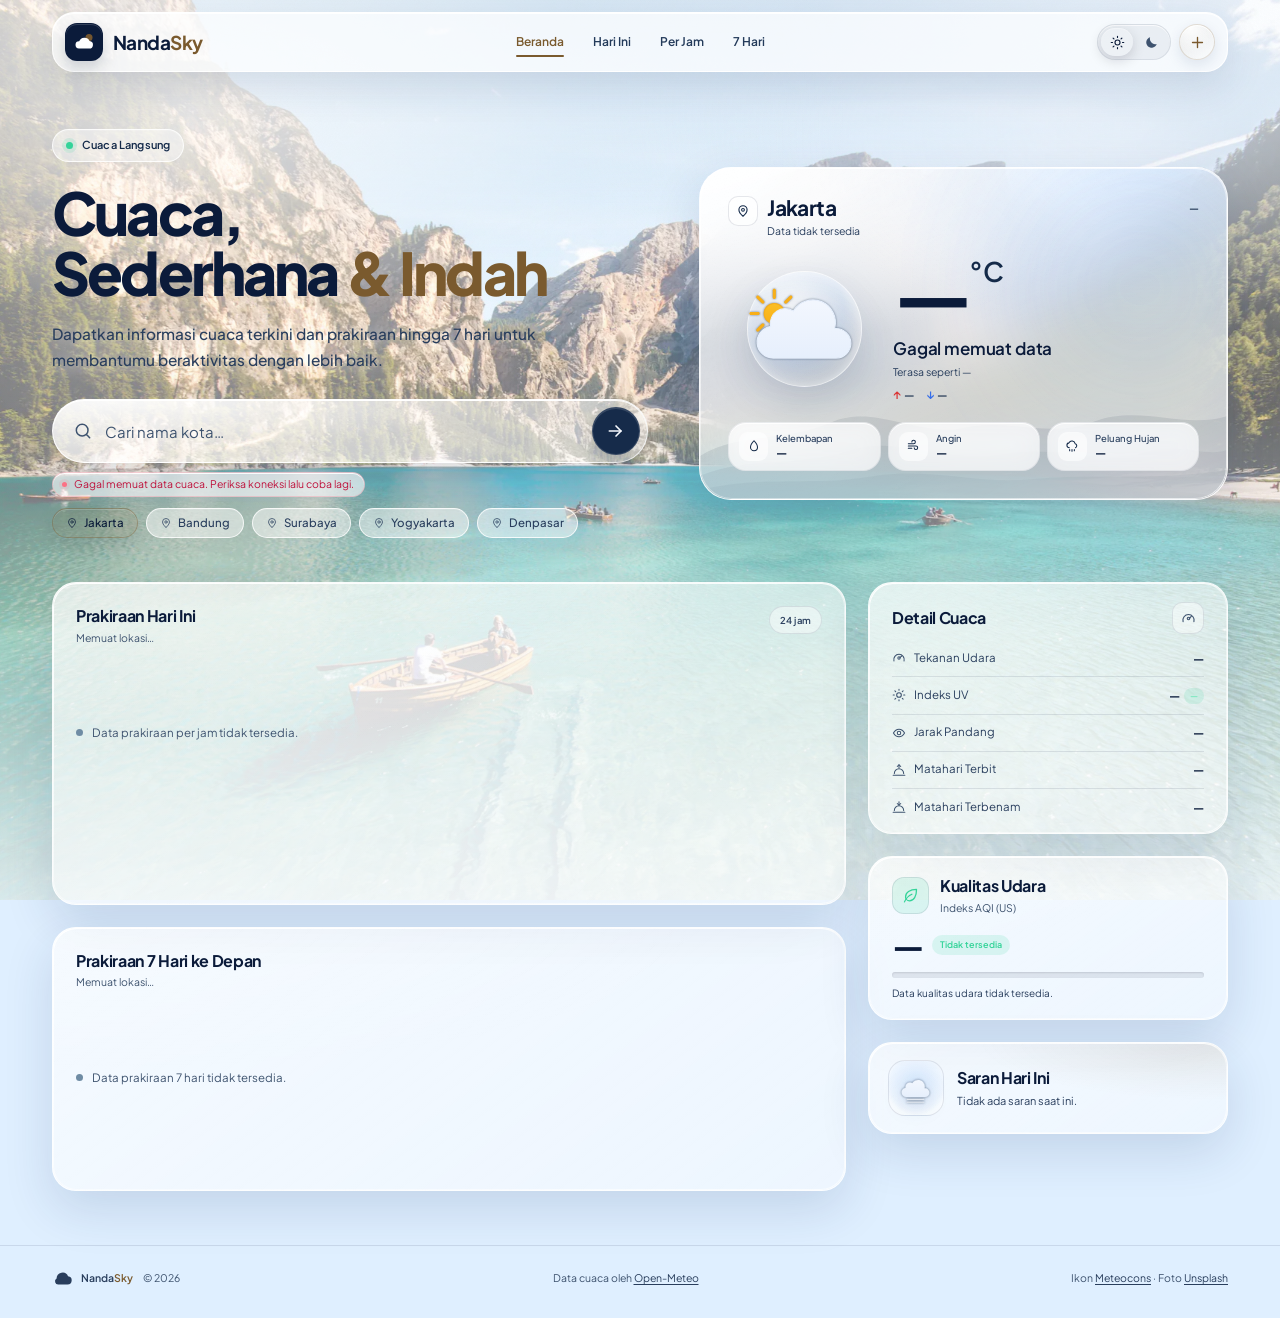
<file: index.html>
<!DOCTYPE html>
<html lang="id" data-theme="dark">
<head>
  <meta charset="UTF-8">
  <meta name="viewport" content="width=device-width, initial-scale=1.0">
  <title>NandaSky — Cuaca, Sederhana &amp; Indah</title>
  <meta name="description" content="Pantau cuaca terkini, prakiraan per jam, dan prakiraan 7 hari untuk kota mana pun bersama NandaSky.">
  <meta name="theme-color" content="#071226" id="theme-color">
  <link rel="icon" type="image/svg+xml" href="assets/icons/partly-cloudy-day.svg">
  <link rel="preload" href="assets/fonts/plus-jakarta-sans-latin.woff2" as="font" type="font/woff2" crossorigin>
  <link rel="preconnect" href="https://geocoding-api.open-meteo.com">
  <link rel="preconnect" href="https://api.open-meteo.com">
  <link rel="preconnect" href="https://air-quality-api.open-meteo.com">
  <link rel="stylesheet" href="style.css">
  <script>
    (function () {
      try {
        var params = new URLSearchParams(window.location.search);
        var forced = params.get('theme');
        var saved = localStorage.getItem('weathernow:theme');
        var system = window.matchMedia('(prefers-color-scheme: light)').matches ? 'light' : 'dark';
        var theme = (forced === 'light' || forced === 'dark') ? forced : (saved === 'light' || saved === 'dark' ? saved : system);
        document.documentElement.dataset.theme = theme;
        var meta = document.getElementById('theme-color');
        if (meta) meta.setAttribute('content', theme === 'light' ? '#dfefff' : '#071226');
      } catch (error) {
        document.documentElement.dataset.theme = 'dark';
      }
    })();
  </script>
</head>
<body>
  <div class="ambient" aria-hidden="true">
    <div class="ambient__photo ambient__photo--night"></div>
    <div class="ambient__photo ambient__photo--day"></div>
    <div class="ambient__scrim"></div>
    <div class="ambient__noise"></div>
  </div>

  <div class="loading-bar" aria-hidden="true"></div>

  <header class="site-header" id="top">
    <div class="container">
      <div class="header__inner">
        <a class="brand" href="#top" aria-label="NandaSky — kembali ke atas">
          <span class="brand__mark" aria-hidden="true">
            <svg viewBox="0 0 48 48" fill="none">
              <circle class="brand__sun" cx="34" cy="15" r="7" opacity=".95"></circle>
              <path d="M14 37h20.4a7.6 7.6 0 0 0 .7-15.16A11.2 11.2 0 0 0 14.36 22.7 7.15 7.15 0 0 0 14 37Z" fill="currentColor"></path>
            </svg>
          </span>
          <span class="brand__name">Nanda<span class="brand-suffix">Sky</span></span>
        </a>

        <nav class="nav" id="primary-nav" aria-label="Navigasi utama">
          <a class="nav__link is-active" href="#top">Beranda</a>
          <a class="nav__link" href="#current">Hari Ini</a>
          <a class="nav__link" href="#hourly">Per Jam</a>
          <a class="nav__link" href="#daily">7 Hari</a>
        </nav>

        <div class="header__actions">
          <div class="theme-switch" role="group" aria-label="Pilih tema tampilan">
            <button type="button" class="theme-switch__btn" data-theme-value="light" aria-label="Aktifkan mode terang" aria-pressed="false">
              <svg class="icon" viewBox="0 0 24 24" fill="none" stroke="currentColor" stroke-width="1.8" stroke-linecap="round" stroke-linejoin="round" aria-hidden="true">
                <circle cx="12" cy="12" r="4"></circle>
                <path d="M12 2v2M12 20v2M4.93 4.93l1.42 1.42M17.66 17.66l1.41 1.41M2 12h2M20 12h2M4.93 19.07l1.42-1.42M17.66 6.34l1.41-1.41"></path>
              </svg>
            </button>
            <button type="button" class="theme-switch__btn" data-theme-value="dark" aria-label="Aktifkan mode gelap" aria-pressed="true">
              <svg class="icon" viewBox="0 0 24 24" fill="currentColor" aria-hidden="true">
                <path d="M20.3 14.2A8.4 8.4 0 0 1 9.8 3.7 8.5 8.5 0 1 0 20.3 14.2Z"></path>
              </svg>
            </button>
          </div>
          <a class="header-add" href="locations.html" aria-label="Tambah dan kelola lokasi cuaca" title="Tambah lokasi cuaca">
            <svg class="icon" viewBox="0 0 24 24" fill="none" stroke="currentColor" stroke-width="1.9" stroke-linecap="round" aria-hidden="true">
              <path d="M12 5v14M5 12h14"></path>
            </svg>
          </a>
        </div>
      </div>
    </div>
  </header>

  <main>
    <section class="hero container" aria-labelledby="hero-title">
      <div class="hero__content">
        <p class="live-badge"><span class="live-badge__dot" aria-hidden="true"></span> Cuaca Langsung</p>
        <h1 class="hero__title" id="hero-title">Cuaca,<br><span class="hero__title-line">Sederhana <span class="hero__title-accent">&amp; Indah</span></span></h1>
        <p class="hero__text">Dapatkan informasi cuaca terkini dan prakiraan hingga 7 hari untuk membantumu beraktivitas dengan lebih baik.</p>

        <form class="search" id="search-form" role="search" novalidate>
          <svg class="search__icon icon" viewBox="0 0 24 24" fill="none" stroke="currentColor" stroke-width="1.8" stroke-linecap="round" stroke-linejoin="round" aria-hidden="true">
            <circle cx="11" cy="11" r="7"></circle>
            <path d="m20 20-3.5-3.5"></path>
          </svg>
          <label class="sr-only" for="city-input">Cari nama kota</label>
          <input class="search__input" id="city-input" name="city" type="search" placeholder="Cari nama kota…" autocomplete="off" spellcheck="false" aria-describedby="search-status">
          <button class="search__submit" type="submit" aria-label="Cari cuaca kota">
            <svg class="icon" viewBox="0 0 24 24" fill="none" stroke="currentColor" stroke-width="2" stroke-linecap="round" stroke-linejoin="round" aria-hidden="true">
              <path d="M4 12h14"></path>
              <path d="m12 6 6 6-6 6"></path>
            </svg>
          </button>
        </form>
        <p class="search-status" id="search-status" role="status">Menyiapkan data cuaca…</p>

        <div class="chips" aria-label="Kota populer">
          <button type="button" class="chip is-active" data-city="Jakarta">
            <svg class="icon" viewBox="0 0 24 24" fill="none" stroke="currentColor" stroke-width="1.9" stroke-linecap="round" stroke-linejoin="round" aria-hidden="true"><path d="M12 21s7-5.7 7-11a7 7 0 1 0-14 0c0 5.3 7 11 7 11Z"></path><circle cx="12" cy="10" r="2.4"></circle></svg>
            Jakarta
          </button>
          <button type="button" class="chip" data-city="Bandung">
            <svg class="icon" viewBox="0 0 24 24" fill="none" stroke="currentColor" stroke-width="1.9" stroke-linecap="round" stroke-linejoin="round" aria-hidden="true"><path d="M12 21s7-5.7 7-11a7 7 0 1 0-14 0c0 5.3 7 11 7 11Z"></path><circle cx="12" cy="10" r="2.4"></circle></svg>
            Bandung
          </button>
          <button type="button" class="chip" data-city="Surabaya">
            <svg class="icon" viewBox="0 0 24 24" fill="none" stroke="currentColor" stroke-width="1.9" stroke-linecap="round" stroke-linejoin="round" aria-hidden="true"><path d="M12 21s7-5.7 7-11a7 7 0 1 0-14 0c0 5.3 7 11 7 11Z"></path><circle cx="12" cy="10" r="2.4"></circle></svg>
            Surabaya
          </button>
          <button type="button" class="chip" data-city="Yogyakarta">
            <svg class="icon" viewBox="0 0 24 24" fill="none" stroke="currentColor" stroke-width="1.9" stroke-linecap="round" stroke-linejoin="round" aria-hidden="true"><path d="M12 21s7-5.7 7-11a7 7 0 1 0-14 0c0 5.3 7 11 7 11Z"></path><circle cx="12" cy="10" r="2.4"></circle></svg>
            Yogyakarta
          </button>
          <button type="button" class="chip" data-city="Denpasar">
            <svg class="icon" viewBox="0 0 24 24" fill="none" stroke="currentColor" stroke-width="1.9" stroke-linecap="round" stroke-linejoin="round" aria-hidden="true"><path d="M12 21s7-5.7 7-11a7 7 0 1 0-14 0c0 5.3 7 11 7 11Z"></path><circle cx="12" cy="10" r="2.4"></circle></svg>
            Denpasar
          </button>
        </div>
      </div>

      <section class="current glass-card" id="current" aria-labelledby="current-city" aria-busy="true">
        <div class="current__glow" aria-hidden="true"></div>
        <div class="current__head">
          <div class="current__place">
            <span class="current__pin" aria-hidden="true">
              <svg class="icon" viewBox="0 0 24 24" fill="none" stroke="currentColor" stroke-width="1.9" stroke-linecap="round" stroke-linejoin="round"><path d="M12 21s7-5.7 7-11a7 7 0 1 0-14 0c0 5.3 7 11 7 11Z"></path><circle cx="12" cy="10" r="2.4"></circle></svg>
            </span>
            <div>
              <h2 class="current__city" id="current-city">Memuat…</h2>
              <p class="current__region" id="current-region">Menyiapkan data cuaca</p>
            </div>
          </div>
          <time class="current__date" id="current-date">—</time>
        </div>

        <div class="current__main">
          <div class="current__visual" aria-hidden="true">
            <span class="current__orb"></span>
            <img class="current__icon" id="current-icon" src="assets/icons/partly-cloudy-day.svg" alt="" width="150" height="150" fetchpriority="high">
          </div>
          <div class="current__temp-block">
            <p class="current__temp"><span id="current-temp">—</span><span class="current__unit">°C</span></p>
            <p class="current__condition" id="current-condition">Mengambil data cuaca…</p>
            <p class="current__feels">Terasa seperti <span id="current-feels">—</span></p>
            <p class="current__range">
              <span class="current__range-item"><span class="arrow arrow--up" aria-hidden="true">↑</span><span id="current-high">—</span></span>
              <span class="current__range-item"><span class="arrow arrow--down" aria-hidden="true">↓</span><span id="current-low">—</span></span>
            </p>
          </div>
        </div>

        <div class="current__stats">
          <div class="stat">
            <span class="stat__icon" aria-hidden="true">
              <svg class="icon" viewBox="0 0 24 24" fill="none" stroke="currentColor" stroke-width="1.8" stroke-linecap="round" stroke-linejoin="round"><path d="M12 3s6 6.2 6 11a6 6 0 0 1-12 0c0-4.8 6-11 6-11Z"></path></svg>
            </span>
            <span class="stat__body"><span class="stat__label">Kelembapan</span><strong class="stat__value" id="current-humidity">—</strong></span>
          </div>
          <div class="stat">
            <span class="stat__icon" aria-hidden="true">
              <svg class="icon" viewBox="0 0 24 24" fill="none" stroke="currentColor" stroke-width="1.8" stroke-linecap="round" stroke-linejoin="round"><path d="M4 8h9a3 3 0 1 0-3-3"></path><path d="M4 12h13a3 3 0 1 1-3 3"></path><path d="M4 16h6"></path></svg>
            </span>
            <span class="stat__body"><span class="stat__label">Angin</span><strong class="stat__value" id="current-wind">—</strong></span>
          </div>
          <div class="stat">
            <span class="stat__icon" aria-hidden="true">
              <svg class="icon" viewBox="0 0 24 24" fill="none" stroke="currentColor" stroke-width="1.8" stroke-linecap="round" stroke-linejoin="round"><path d="M7.5 15a4.2 4.2 0 0 1-.7-8.34A5.6 5.6 0 0 1 17.4 8.2 3.6 3.6 0 0 1 18 15"></path><path d="M8 18v2M12 18v3M16 18v2"></path></svg>
            </span>
            <span class="stat__body"><span class="stat__label">Peluang Hujan</span><strong class="stat__value" id="current-rain">—</strong></span>
          </div>
        </div>

        <svg class="current__hills" viewBox="0 0 720 180" preserveAspectRatio="none" aria-hidden="true">
          <path d="M0 128C58 98 116 112 178 88C240 64 298 106 362 94C426 82 474 108 540 86C604 66 660 96 720 80V180H0Z" fill="currentColor" opacity=".16"></path>
          <path d="M0 152C66 128 132 142 202 122C272 102 334 138 414 126C494 114 546 140 608 124C660 111 692 130 720 121V180H0Z" fill="currentColor" opacity=".11"></path>
          <path d="M0 169C92 151 154 165 234 153C314 141 376 163 456 156C536 149 614 159 720 145V180H0Z" fill="currentColor" opacity=".08"></path>
        </svg>
      </section>
    </section>

    <section class="dashboard container" aria-label="Ringkasan prakiraan cuaca">
      <div class="dashboard__main">
        <section class="panel glass-card hourly" id="hourly" aria-labelledby="hourly-title" aria-busy="true">
          <div class="panel__head">
            <div>
              <h2 class="panel__title" id="hourly-title">Prakiraan Hari Ini</h2>
              <p class="panel__sub" id="hourly-sub">Memuat lokasi…</p>
            </div>
            <span class="panel__badge">24 jam</span>
          </div>
          <p class="panel__placeholder" id="hourly-placeholder">Memuat prakiraan per jam…</p>
          <div class="hourly__scroller" id="hourly-scroller" tabindex="0" aria-label="Prakiraan cuaca per jam. Geser ke samping untuk melihat jam berikutnya.">
            <div class="hourly__track" id="hourly-track">
              <div class="hourly__items" id="hourly-items"></div>
              <svg class="hourly__chart" id="hourly-chart" viewBox="0 0 800 64" preserveAspectRatio="none" aria-hidden="true"></svg>
            </div>
          </div>
        </section>

        <section class="panel glass-card daily" id="daily" aria-labelledby="daily-title" aria-busy="true">
          <div class="panel__head">
            <div>
              <h2 class="panel__title" id="daily-title">Prakiraan 7 Hari ke Depan</h2>
              <p class="panel__sub" id="daily-sub">Memuat lokasi…</p>
            </div>
          </div>
          <p class="panel__placeholder" id="daily-placeholder">Memuat prakiraan 7 hari…</p>
          <div class="daily__scroller" id="daily-scroller" aria-label="Prakiraan cuaca tujuh hari">
            <div class="daily__grid" id="daily-grid"></div>
          </div>
        </section>
      </div>

      <aside class="dashboard__side" aria-label="Detail dan saran cuaca">
        <section class="panel glass-card details" aria-labelledby="details-title">
          <div class="panel__head panel__head--compact">
            <h2 class="panel__title" id="details-title">Detail Cuaca</h2>
            <span class="panel__badge panel__badge--icon" aria-hidden="true">
              <svg class="icon" viewBox="0 0 24 24" fill="none" stroke="currentColor" stroke-width="1.8" stroke-linecap="round" stroke-linejoin="round"><path d="M3.3 17a9 9 0 1 1 17.4 0"></path><path d="M12 14a2 2 0 1 0 0-4 2 2 0 0 0 0 4Z"></path><path d="m13.4 11.6 3.1-3.1"></path></svg>
            </span>
          </div>
          <ul class="details__list">
            <li class="details__row">
              <span class="details__label">
                <svg class="icon" viewBox="0 0 24 24" fill="none" stroke="currentColor" stroke-width="1.8" stroke-linecap="round" stroke-linejoin="round" aria-hidden="true"><path d="M3.3 17a9 9 0 1 1 17.4 0"></path><path d="M12 14a2 2 0 1 0 0-4 2 2 0 0 0 0 4Z"></path><path d="m13.4 11.6 3.1-3.1"></path></svg>
                Tekanan Udara
              </span>
              <strong class="details__value" id="detail-pressure">—</strong>
            </li>
            <li class="details__row">
              <span class="details__label">
                <svg class="icon" viewBox="0 0 24 24" fill="none" stroke="currentColor" stroke-width="1.8" stroke-linecap="round" stroke-linejoin="round" aria-hidden="true"><circle cx="12" cy="12" r="4"></circle><path d="M12 2v2M12 20v2M4.93 4.93l1.42 1.42M17.66 17.66l1.41 1.41M2 12h2M20 12h2M4.93 19.07l1.42-1.42M17.66 6.34l1.41-1.41"></path></svg>
                Indeks UV
              </span>
              <strong class="details__value"><span id="detail-uv">—</span> <span class="uv-badge" id="detail-uv-badge">—</span></strong>
            </li>
            <li class="details__row">
              <span class="details__label">
                <svg class="icon" viewBox="0 0 24 24" fill="none" stroke="currentColor" stroke-width="1.8" stroke-linecap="round" stroke-linejoin="round" aria-hidden="true"><path d="M2.5 12S6 5.5 12 5.5 21.5 12 21.5 12 18 18.5 12 18.5 2.5 12 2.5 12Z"></path><circle cx="12" cy="12" r="3"></circle></svg>
                Jarak Pandang
              </span>
              <strong class="details__value" id="detail-visibility">—</strong>
            </li>
            <li class="details__row">
              <span class="details__label">
                <svg class="icon" viewBox="0 0 24 24" fill="none" stroke="currentColor" stroke-width="1.8" stroke-linecap="round" stroke-linejoin="round" aria-hidden="true"><path d="M12 3v5"></path><path d="m9 6 3-3 3 3"></path><path d="M4 18a8 8 0 0 1 16 0"></path><path d="M2 21h20"></path></svg>
                Matahari Terbit
              </span>
              <strong class="details__value" id="detail-sunrise">—</strong>
            </li>
            <li class="details__row">
              <span class="details__label">
                <svg class="icon" viewBox="0 0 24 24" fill="none" stroke="currentColor" stroke-width="1.8" stroke-linecap="round" stroke-linejoin="round" aria-hidden="true"><path d="M12 8V3"></path><path d="m9 6 3 3 3-3"></path><path d="M4 18a8 8 0 0 1 16 0"></path><path d="M2 21h20"></path></svg>
                Matahari Terbenam
              </span>
              <strong class="details__value" id="detail-sunset">—</strong>
            </li>
          </ul>
        </section>

        <section class="panel glass-card aqi" id="aqi-card" aria-labelledby="aqi-title" aria-busy="true">
          <div class="aqi__head">
            <span class="aqi__icon" aria-hidden="true">
              <svg class="icon" viewBox="0 0 24 24" fill="none" stroke="currentColor" stroke-width="1.8" stroke-linecap="round" stroke-linejoin="round"><path d="M20.5 3.5C11 3.5 5 7.6 5 14a5.5 5.5 0 0 0 5.5 5.5c6.4 0 10-6.5 10-16Z"></path><path d="M3.5 21c2.2-5.2 5.8-8.8 10.5-10.8"></path></svg>
            </span>
            <div>
              <h2 class="panel__title" id="aqi-title">Kualitas Udara</h2>
              <p class="panel__sub">Indeks AQI (US)</p>
            </div>
          </div>
          <div class="aqi__value">
            <strong class="aqi__number" id="aqi-value">—</strong>
            <span class="aqi__label" id="aqi-label">Memuat…</span>
          </div>
          <div class="aqi__bar" aria-hidden="true"><span class="aqi__fill" id="aqi-fill"></span></div>
          <p class="aqi__note" id="aqi-note">Mengambil data kualitas udara…</p>
        </section>

        <section class="panel glass-card tip" aria-labelledby="tip-title">
          <div class="tip__visual" aria-hidden="true">
            <img id="tip-icon" src="assets/icons/umbrella.svg" alt="" width="46" height="46">
          </div>
          <div class="tip__body">
            <h2 class="panel__title" id="tip-title">Saran Hari Ini</h2>
            <p class="tip__text" id="tip-text">Menyiapkan saran untukmu…</p>
          </div>
        </section>
      </aside>
    </section>

    <noscript>
      <div class="container">
        <p class="noscript">Aktifkan JavaScript untuk melihat data cuaca terkini dari Open-Meteo.</p>
      </div>
    </noscript>
  </main>

  <footer class="site-footer">
    <div class="container footer__inner">
      <p class="footer__brand">
        <svg viewBox="0 0 24 24" fill="currentColor" aria-hidden="true"><path d="M7 19h10a4.5 4.5 0 0 0 .5-8.97A6.5 6.5 0 0 0 5 12.5 3.5 3.5 0 0 0 7 19Z"></path></svg>
        <span class="footer__name">Nanda<span class="brand-suffix">Sky</span></span> <span class="footer__copy">© <span id="current-year">2026</span></span>
      </p>
      <p>Data cuaca oleh <a href="https://open-meteo.com/" target="_blank" rel="noopener noreferrer">Open-Meteo</a></p>
      <p>Ikon <a href="https://meteocons.com/" target="_blank" rel="noopener noreferrer">Meteocons</a> · Foto <a href="https://unsplash.com/" target="_blank" rel="noopener noreferrer">Unsplash</a></p>
    </div>
  </footer>

  <script src="script.js" defer></script>
</body>
</html>
</file>
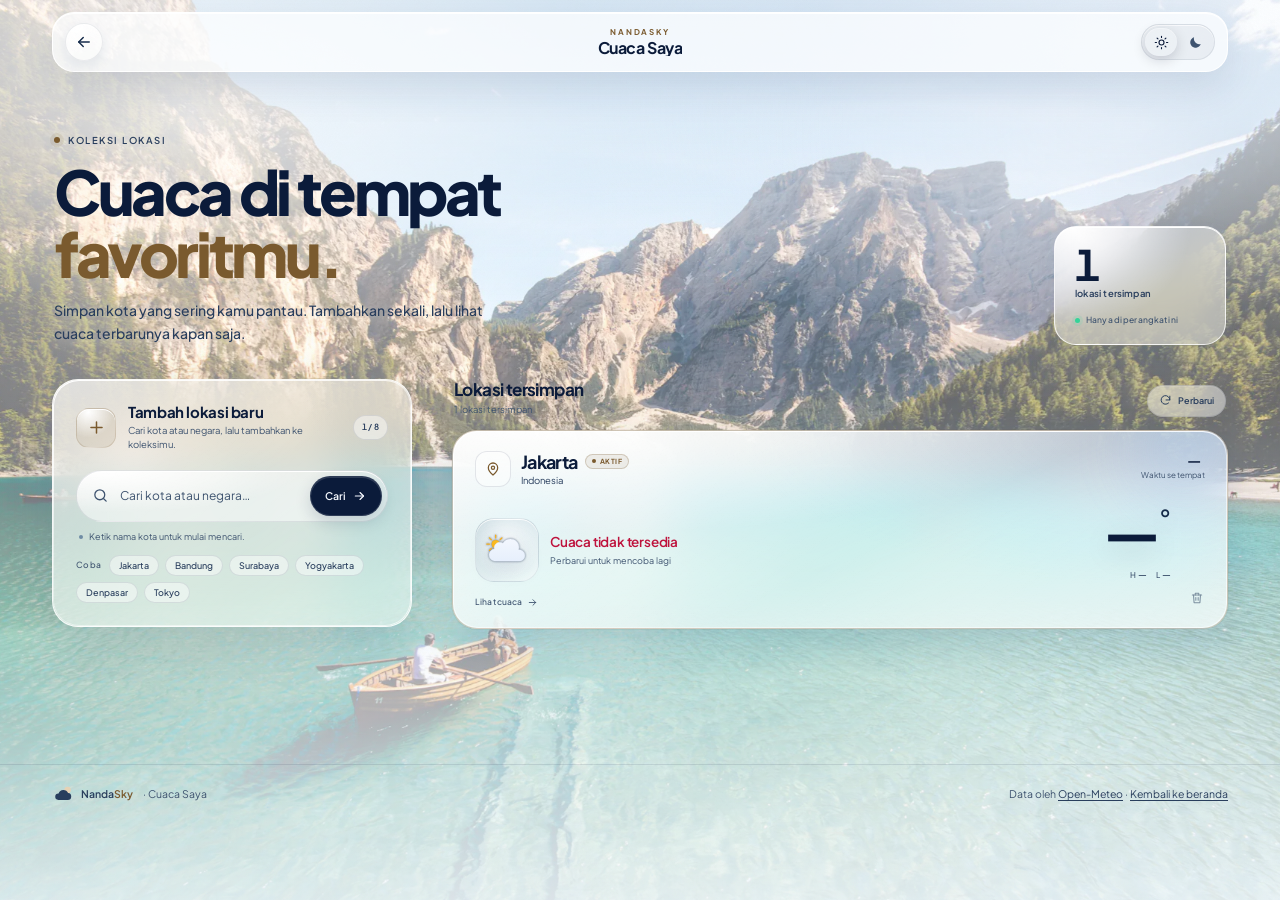
<file: locations.html>
<!DOCTYPE html>
<html lang="id" data-theme="dark">
<head>
  <meta charset="UTF-8">
  <meta name="viewport" content="width=device-width, initial-scale=1.0">
  <title>Cuaca Saya — NandaSky</title>
  <meta name="description" content="Simpan dan pantau cuaca terkini di kota-kota favoritmu dalam satu halaman bersama NandaSky.">
  <meta name="theme-color" content="#071226" id="theme-color">
  <link rel="icon" type="image/svg+xml" href="assets/icons/partly-cloudy-day.svg">
  <link rel="preload" href="assets/fonts/plus-jakarta-sans-latin.woff2" as="font" type="font/woff2" crossorigin>
  <link rel="preconnect" href="https://geocoding-api.open-meteo.com">
  <link rel="preconnect" href="https://api.open-meteo.com">
  <link rel="stylesheet" href="style.css">
  <link rel="stylesheet" href="locations.css">
  <script>
    (function () {
      try {
        var params = new URLSearchParams(window.location.search);
        var forced = params.get('theme');
        var saved = localStorage.getItem('weathernow:theme');
        var system = window.matchMedia('(prefers-color-scheme: light)').matches ? 'light' : 'dark';
        var theme = (forced === 'light' || forced === 'dark') ? forced : (saved === 'light' || saved === 'dark' ? saved : system);
        document.documentElement.dataset.theme = theme;
        var meta = document.getElementById('theme-color');
        if (meta) meta.setAttribute('content', theme === 'light' ? '#dfefff' : '#071226');
      } catch (error) {
        document.documentElement.dataset.theme = 'dark';
      }
    })();
  </script>
</head>
<body class="locations-page">
  <div class="ambient" aria-hidden="true">
    <div class="ambient__photo ambient__photo--night"></div>
    <div class="ambient__photo ambient__photo--day"></div>
    <div class="ambient__scrim"></div>
    <div class="ambient__noise"></div>
  </div>

  <div class="loading-bar" aria-hidden="true"></div>

  <header class="site-header">
    <div class="container">
      <div class="header__inner header__inner--page">
        <a class="page-back" href="index.html" aria-label="Kembali ke beranda NandaSky">
          <svg class="icon" viewBox="0 0 24 24" fill="none" stroke="currentColor" stroke-width="1.9" stroke-linecap="round" stroke-linejoin="round" aria-hidden="true">
            <path d="M19 12H5"></path>
            <path d="m11 18-6-6 6-6"></path>
          </svg>
        </a>

        <div class="page-heading">
          <span class="page-heading__eyebrow">NandaSky</span>
          <h1 class="page-heading__title">Cuaca Saya</h1>
        </div>

        <div class="header__actions">
          <div class="theme-switch" role="group" aria-label="Pilih tema tampilan">
            <button type="button" class="theme-switch__btn" data-theme-value="light" aria-label="Aktifkan mode terang" aria-pressed="false">
              <svg class="icon" viewBox="0 0 24 24" fill="none" stroke="currentColor" stroke-width="1.8" stroke-linecap="round" stroke-linejoin="round" aria-hidden="true">
                <circle cx="12" cy="12" r="4"></circle>
                <path d="M12 2v2M12 20v2M4.93 4.93l1.42 1.42M17.66 17.66l1.41 1.41M2 12h2M20 12h2M4.93 19.07l1.42-1.42M17.66 6.34l1.41-1.41"></path>
              </svg>
            </button>
            <button type="button" class="theme-switch__btn" data-theme-value="dark" aria-label="Aktifkan mode gelap" aria-pressed="true">
              <svg class="icon" viewBox="0 0 24 24" fill="currentColor" aria-hidden="true">
                <path d="M20.3 14.2A8.4 8.4 0 0 1 9.8 3.7 8.5 8.5 0 1 0 20.3 14.2Z"></path>
              </svg>
            </button>
          </div>
        </div>
      </div>
    </div>
  </header>

  <main class="locations-main">
    <div class="container">
      <section class="locations-intro" aria-labelledby="locations-title">
        <div class="locations-intro__copy">
          <p class="section-kicker"><span class="section-kicker__dot" aria-hidden="true"></span> Koleksi lokasi</p>
          <h2 class="locations-intro__title" id="locations-title">Cuaca di tempat<br><span>favoritmu.</span></h2>
          <p class="locations-intro__text">Simpan kota yang sering kamu pantau. Tambahkan sekali, lalu lihat cuaca terbarunya kapan saja.</p>
        </div>

        <aside class="locations-stat" aria-label="Ringkasan lokasi tersimpan">
          <span class="locations-stat__number" id="locations-count">0</span>
          <span class="locations-stat__label">lokasi tersimpan</span>
          <span class="locations-stat__note"><span class="locations-stat__dot" aria-hidden="true"></span> Hanya di perangkat ini</span>
        </aside>
      </section>

      <section class="add-panel glass-card" id="tambah" aria-labelledby="add-title">
        <div class="add-panel__head">
          <span class="add-panel__icon" aria-hidden="true">
            <svg class="icon" viewBox="0 0 24 24" fill="none" stroke="currentColor" stroke-width="1.9" stroke-linecap="round">
              <path d="M12 5v14M5 12h14"></path>
            </svg>
          </span>
          <div class="add-panel__copy">
            <h2 class="add-panel__title" id="add-title">Tambah lokasi baru</h2>
            <p class="add-panel__sub">Cari kota atau negara, lalu tambahkan ke koleksimu.</p>
          </div>
          <span class="add-panel__limit" id="locations-limit">0 / 8</span>
        </div>

        <form class="location-search" id="location-search" role="search" novalidate>
          <svg class="location-search__icon icon" viewBox="0 0 24 24" fill="none" stroke="currentColor" stroke-width="1.8" stroke-linecap="round" stroke-linejoin="round" aria-hidden="true">
            <circle cx="11" cy="11" r="7"></circle>
            <path d="m20 20-3.5-3.5"></path>
          </svg>
          <label class="sr-only" for="location-input">Cari kota atau negara</label>
          <input class="location-search__input" id="location-input" name="location" type="search" placeholder="Cari kota atau negara…" autocomplete="off" spellcheck="false" aria-describedby="search-feedback">
          <button class="location-search__submit" id="location-submit" type="submit">
            <span>Cari</span>
            <svg class="icon" viewBox="0 0 24 24" fill="none" stroke="currentColor" stroke-width="2" stroke-linecap="round" stroke-linejoin="round" aria-hidden="true">
              <path d="M4 12h14"></path>
              <path d="m12 6 6 6-6 6"></path>
            </svg>
          </button>
        </form>

        <p class="search-feedback" id="search-feedback" role="status">Ketik nama kota untuk mulai mencari.</p>

        <div class="quick-cities" aria-label="Kota populer">
          <span class="quick-cities__label">Coba</span>
          <button type="button" class="quick-city" data-query="Jakarta">Jakarta</button>
          <button type="button" class="quick-city" data-query="Bandung">Bandung</button>
          <button type="button" class="quick-city" data-query="Surabaya">Surabaya</button>
          <button type="button" class="quick-city" data-query="Yogyakarta">Yogyakarta</button>
          <button type="button" class="quick-city" data-query="Denpasar">Denpasar</button>
          <button type="button" class="quick-city" data-query="Tokyo">Tokyo</button>
        </div>

        <div class="search-results" id="search-results" hidden aria-live="polite"></div>
      </section>

      <section class="saved-section" aria-labelledby="saved-title">
        <div class="section-head">
          <div>
            <h2 class="section-head__title" id="saved-title">Lokasi tersimpan</h2>
            <p class="section-head__sub" id="saved-subtitle">Menyiapkan daftar lokasi…</p>
          </div>
          <button type="button" class="refresh-button" id="refresh-locations" aria-label="Perbarui cuaca semua lokasi">
            <svg class="icon refresh-button__icon" viewBox="0 0 24 24" fill="none" stroke="currentColor" stroke-width="1.8" stroke-linecap="round" stroke-linejoin="round" aria-hidden="true">
              <path d="M20 11a8 8 0 1 0-2.34 5.66"></path>
              <path d="M20 4v7h-7"></path>
            </svg>
            <span>Perbarui</span>
          </button>
        </div>

        <div class="locations-list" id="locations-list" aria-live="polite"></div>

        <div class="empty-state glass-card" id="locations-empty" hidden>
          <span class="empty-state__icon" aria-hidden="true">
            <svg class="icon" viewBox="0 0 24 24" fill="none" stroke="currentColor" stroke-width="1.6" stroke-linecap="round" stroke-linejoin="round">
              <path d="M12 21s7-5.7 7-11a7 7 0 1 0-14 0c0 5.3 7 11 7 11Z"></path>
              <circle cx="12" cy="10" r="2.4"></circle>
            </svg>
          </span>
          <h3>Belum ada lokasi tersimpan</h3>
          <p>Tambahkan kota pertamamu untuk melihat cuacanya di sini.</p>
          <button type="button" class="empty-state__action" id="empty-add">
            <svg class="icon" viewBox="0 0 24 24" fill="none" stroke="currentColor" stroke-width="1.9" stroke-linecap="round" aria-hidden="true">
              <path d="M12 5v14M5 12h14"></path>
            </svg>
            Tambah lokasi
          </button>
        </div>
      </section>

      <noscript>
        <p class="noscript">Aktifkan JavaScript untuk mencari dan menyimpan lokasi cuaca.</p>
      </noscript>
    </div>
  </main>

  <footer class="site-footer">
    <div class="container footer__inner">
      <span class="footer__brand">
        <svg viewBox="0 0 48 48" fill="none" aria-hidden="true">
          <circle fill="#e6d2b5" cx="34" cy="15" r="7"></circle>
          <path d="M14 37h20.4a7.6 7.6 0 0 0 .7-15.16A11.2 11.2 0 0 0 14.36 22.7 7.15 7.15 0 0 0 14 37Z" fill="currentColor"></path>
        </svg>
        <span class="footer__name">Nanda<span class="brand-suffix">Sky</span></span> <span class="footer__copy">· Cuaca Saya</span>
      </span>
      <span>Data oleh <a href="https://open-meteo.com/" target="_blank" rel="noreferrer">Open-Meteo</a> · <a href="index.html">Kembali ke beranda</a></span>
    </div>
  </footer>

  <div class="toast" id="toast" role="status" aria-live="polite" hidden>
    <span class="toast__message" id="toast-message"></span>
    <button type="button" class="toast__undo" id="toast-undo">Urungkan</button>
  </div>

  <script src="locations.js" defer></script>
</body>
</html>
</file>
<file: style.css>
/* =========================================================
   NandaSky — liquid glass weather dashboard
   ========================================================= */

@font-face {
  font-family: "Plus Jakarta Sans";
  font-style: normal;
  font-weight: 400 800;
  font-display: swap;
  src: url("assets/fonts/plus-jakarta-sans-latin.woff2") format("woff2");
  unicode-range: U+0000-00FF, U+0131, U+0152-0153, U+02BB-02BC, U+02C6, U+02DA, U+02DC, U+0304, U+0308, U+0329, U+2000-206F, U+20AC, U+2122, U+2191, U+2193, U+2212, U+2215, U+FEFF, U+FFFD;
}

@font-face {
  font-family: "Plus Jakarta Sans";
  font-style: normal;
  font-weight: 400 800;
  font-display: swap;
  src: url("assets/fonts/plus-jakarta-sans-latin-ext.woff2") format("woff2");
  unicode-range: U+0100-02BA, U+02BD-02C5, U+02C7-02CC, U+02CE-02D7, U+02DD-02FF, U+0304, U+0308, U+0329, U+1D00-1DBF, U+1E00-1E9F, U+1EF2-1EFF, U+2020, U+20A0-20AB, U+20AD-20C4, U+2113, U+2C60-2C7F, U+A720-A7FF;
}

*, *::before, *::after { box-sizing: border-box; }
* { margin: 0; }

:root {
  color-scheme: dark;

  --font: "Plus Jakarta Sans", system-ui, -apple-system, "Segoe UI", Roboto, Helvetica, Arial, sans-serif;

  --text: #f7faff;
  --muted: #c6d3e7;
  --muted-strong: #e2ebf9;
  --muted-dim: #a1b2ca;

  --accent: #e6d2b5;
  --accent-soft: rgba(230, 210, 181, 0.14);
  --accent-1: #b9d4ea;
  --accent-2: #9db8d1;

  --chart-line: #b9d4ea;
  --chart-fill: rgba(185, 212, 234, 0.13);

  --header-surface: rgba(7, 16, 31, 0.76);
  --header-surface-scrolled: rgba(5, 12, 27, 0.94);
  --header-stroke: rgba(255, 255, 255, 0.16);
  --header-stroke-scrolled: rgba(255, 255, 255, 0.22);
  --header-elevation: 0 16px 38px rgba(2, 8, 23, 0.24), inset 0 1px 0 rgba(255, 255, 255, 0.14);
  --header-elevation-scrolled: 0 20px 46px rgba(2, 8, 23, 0.34), inset 0 1px 0 rgba(255, 255, 255, 0.18);
  --brand-tile: rgba(255, 255, 255, 0.08);
  --brand-tile-stroke: rgba(255, 255, 255, 0.18);
  --brand-tile-shadow: inset 0 1px 0 rgba(255, 255, 255, 0.18), 0 7px 16px rgba(2, 8, 23, 0.18);

  --glass: rgba(255, 255, 255, 0.08);
  --glass-1: rgba(255, 255, 255, 0.07);
  --glass-2: rgba(255, 255, 255, 0.12);
  --glass-3: rgba(255, 255, 255, 0.16);
  --border: rgba(255, 255, 255, 0.19);
  --border-strong: rgba(255, 255, 255, 0.32);
  --border-soft: rgba(255, 255, 255, 0.10);

  --shadow-lg: 0 30px 80px rgba(2, 8, 23, 0.38);
  --shadow-md: 0 18px 50px rgba(2, 8, 23, 0.28);
  --shadow-sm: 0 10px 30px rgba(2, 8, 23, 0.20);

  --radius-xl: 32px;
  --radius-lg: 24px;
  --radius-md: 18px;
  --radius-sm: 14px;
  --blur: 24px;

  --container: 1240px;
  --header-height: 84px;
  --ease: cubic-bezier(0.22, 0.61, 0.36, 1);

  --aqi-color: #34d399;
  --aqi-tint: rgba(52, 211, 153, 0.14);
}

[data-theme="light"] {
  color-scheme: light;

  --text: #0b1b3a;
  --muted: #293e5d;
  --muted-strong: #142a49;
  --muted-dim: #3e536f;

  --accent: #7a5a2e;
  --accent-soft: rgba(122, 90, 46, 0.10);
  --accent-1: #466a88;
  --accent-2: #6f8ca4;

  --chart-line: #4a6c88;
  --chart-fill: rgba(74, 108, 136, 0.10);

  --header-surface: rgba(252, 254, 255, 0.74);
  --header-surface-scrolled: rgba(252, 254, 255, 0.95);
  --header-stroke: rgba(255, 255, 255, 0.94);
  --header-stroke-scrolled: #ffffff;
  --header-elevation: 0 16px 38px rgba(21, 51, 99, 0.12), inset 0 1px 0 rgba(255, 255, 255, 0.95);
  --header-elevation-scrolled: 0 20px 46px rgba(21, 51, 99, 0.17), inset 0 1px 0 #ffffff;
  --brand-tile: #0b1b3a;
  --brand-tile-stroke: rgba(11, 27, 58, 0.13);
  --brand-tile-shadow: 0 7px 16px rgba(11, 27, 58, 0.18), inset 0 1px 0 rgba(255, 255, 255, 0.16);

  --glass: rgba(255, 255, 255, 0.54);
  --glass-1: rgba(255, 255, 255, 0.46);
  --glass-2: rgba(255, 255, 255, 0.66);
  --glass-3: rgba(255, 255, 255, 0.78);
  --border: rgba(255, 255, 255, 0.82);
  --border-strong: rgba(255, 255, 255, 0.98);
  --border-soft: rgba(11, 27, 58, 0.10);

  --shadow-lg: 0 30px 80px rgba(21, 51, 99, 0.18);
  --shadow-md: 0 18px 50px rgba(21, 51, 99, 0.14);
  --shadow-sm: 0 10px 30px rgba(21, 51, 99, 0.10);
}

html {
  scroll-behavior: smooth;
  scroll-padding-top: 100px;
  -webkit-text-size-adjust: 100%;
}

body {
  min-height: 100vh;
  font-family: var(--font);
  font-size: 16px;
  line-height: 1.5;
  color: var(--text);
  background: #050b18;
  overflow-x: hidden;
  -webkit-font-smoothing: antialiased;
  text-rendering: optimizeLegibility;
}

[data-theme="light"] body { background: #dfefff; }

body.is-loading { cursor: progress; }

img, svg { display: block; max-width: 100%; }
button, input { font: inherit; color: inherit; }
button {
  padding: 0;
  border: 0;
  background: none;
  cursor: pointer;
  -webkit-tap-highlight-color: transparent;
}
a { color: inherit; text-decoration: none; }
ul, ol { padding: 0; list-style: none; }
strong { font-weight: 700; }
[hidden] { display: none !important; }

::selection {
  background: rgba(185, 212, 234, 0.35);
}

:focus-visible {
  outline: 2px solid rgba(147, 197, 253, 0.9);
  outline-offset: 3px;
  border-radius: 8px;
}

/* Scrollbar */
::-webkit-scrollbar { width: 10px; }
::-webkit-scrollbar-track { background: transparent; }
::-webkit-scrollbar-thumb {
  border: 3px solid transparent;
  border-radius: 999px;
  background: rgba(255, 255, 255, 0.20);
  background-clip: content-box;
}
[data-theme="light"] ::-webkit-scrollbar-thumb {
  background: rgba(11, 27, 58, 0.20);
  background-clip: content-box;
}

.container {
  width: 100%;
  max-width: var(--container);
  margin-inline: auto;
  padding-inline: clamp(18px, 3.2vw, 32px);
}

.sr-only {
  position: absolute;
  width: 1px;
  height: 1px;
  padding: 0;
  margin: -1px;
  overflow: hidden;
  clip: rect(0, 0, 0, 0);
  white-space: nowrap;
  border: 0;
}

.icon {
  width: 18px;
  height: 18px;
  flex: none;
}

/* =========================================================
   Ambient background
   ========================================================= */

.ambient {
  position: fixed;
  inset: 0;
  z-index: 0;
  overflow: hidden;
  background: #040b19;
  pointer-events: none;
}

.ambient__photo {
  position: absolute;
  inset: -2%;
  background-position: center;
  background-size: cover;
  transition: opacity 0.75s var(--ease), transform 1.4s var(--ease);
  will-change: opacity;
}

.ambient__photo--night {
  background-image: url("assets/bg-night.webp");
  opacity: 1;
  transform: scale(1.02);
}

.ambient__photo--day {
  background-image: url("assets/bg-day.webp");
  opacity: 0;
  transform: scale(1.06);
}

[data-theme="light"] .ambient__photo--night { opacity: 0; }
[data-theme="light"] .ambient__photo--day {
  opacity: 1;
  transform: scale(1.02);
}

/* Keep the inactive theme photo out of the first paint. After it has been
   preloaded, script.js adds .ambient-ready so the usual crossfade still works. */
html[data-theme="dark"]:not(.ambient-ready) .ambient__photo--day,
html[data-theme="light"]:not(.ambient-ready) .ambient__photo--night {
  display: none;
}

@media (max-width: 900px) {
  .ambient__photo--day { background-image: url("assets/bg-day-1280.webp"); }
  .ambient__photo--night { background-image: url("assets/bg-night-1280.webp"); }
}

.ambient__scrim {
  position: absolute;
  inset: 0;
  background:
    radial-gradient(85% 65% at 12% 18%, rgba(48, 73, 101, 0.17), transparent 62%),
    radial-gradient(65% 55% at 88% 8%, rgba(74, 100, 128, 0.12), transparent 62%),
    linear-gradient(180deg, rgba(3, 9, 22, 0.58) 0%, rgba(3, 9, 22, 0.16) 32%, rgba(3, 9, 22, 0.42) 62%, rgba(3, 9, 22, 0.84) 100%);
}

[data-theme="light"] .ambient__scrim {
  background:
    radial-gradient(80% 70% at 15% 12%, rgba(255, 255, 255, 0.78), transparent 64%),
    radial-gradient(70% 60% at 88% 8%, rgba(245, 250, 255, 0.62), transparent 64%),
    linear-gradient(180deg, rgba(255, 255, 255, 0.58) 0%, rgba(255, 255, 255, 0.20) 34%, rgba(248, 251, 255, 0.56) 70%, rgba(245, 250, 255, 0.88) 100%);
}

.ambient__noise {
  position: absolute;
  inset: 0;
  opacity: 0.035;
  background-image: url("data:image/svg+xml,%3Csvg xmlns='http://www.w3.org/2000/svg' width='160' height='160' viewBox='0 0 160 160'%3E%3Cfilter id='n'%3E%3CfeTurbulence type='fractalNoise' baseFrequency='0.85' numOctaves='3' stitchTiles='stitch'/%3E%3C/filter%3E%3Crect width='160' height='160' filter='url(%23n)' opacity='0.55'/%3E%3C/svg%3E");
  background-size: 160px 160px;
}

/* =========================================================
   Shared glass
   ========================================================= */

.glass-card {
  position: relative;
  isolation: isolate;
  border: 1px solid var(--border);
  border-radius: var(--radius-xl);
  background:
    radial-gradient(130% 95% at 8% 0%, rgba(255, 255, 255, 0.17), transparent 56%),
    linear-gradient(145deg, var(--glass-2), var(--glass-1));
  box-shadow: var(--shadow-md), inset 0 1px 0 rgba(255, 255, 255, 0.22);
  backdrop-filter: blur(var(--blur)) saturate(150%);
  -webkit-backdrop-filter: blur(var(--blur)) saturate(150%);
}

[data-theme="light"] .glass-card {
  box-shadow: var(--shadow-md), inset 0 1px 0 rgba(255, 255, 255, 0.72);
}

.glass-card::before {
  content: "";
  position: absolute;
  inset: 0;
  z-index: 4;
  padding: 1px;
  border-radius: inherit;
  background: linear-gradient(140deg, rgba(255, 255, 255, 0.62), rgba(255, 255, 255, 0.09) 34%, rgba(255, 255, 255, 0.04) 62%, rgba(255, 255, 255, 0.36));
  -webkit-mask: linear-gradient(#000 0 0) content-box, linear-gradient(#000 0 0);
  -webkit-mask-composite: xor;
  mask-composite: exclude;
  pointer-events: none;
}

[data-theme="light"] .glass-card::before {
  background: linear-gradient(140deg, rgba(255, 255, 255, 0.98), rgba(255, 255, 255, 0.38) 38%, rgba(255, 255, 255, 0.64));
}

.panel {
  padding: clamp(18px, 2vw, 23px);
  border-radius: var(--radius-lg);
}

.panel__head {
  display: flex;
  align-items: flex-start;
  justify-content: space-between;
  gap: 16px;
}

.panel__head--compact { align-items: center; }

.panel__title {
  font-size: 16px;
  font-weight: 700;
  letter-spacing: -0.02em;
  line-height: 1.3;
}

.panel__sub {
  margin-top: 3px;
  overflow: hidden;
  font-size: 10.5px;
  color: var(--muted-dim);
  text-overflow: ellipsis;
  white-space: nowrap;
}

.panel__badge {
  display: inline-flex;
  flex: none;
  align-items: center;
  justify-content: center;
  padding: 6px 10px;
  border: 1px solid var(--border-soft);
  border-radius: 999px;
  background: var(--glass-1);
  color: var(--muted);
  font-size: 9.5px;
  font-weight: 600;
  letter-spacing: 0.02em;
}

.panel__badge--icon {
  width: 32px;
  height: 32px;
  padding: 0;
  border-radius: 10px;
}

.panel__badge--icon .icon {
  width: 15px;
  height: 15px;
  color: var(--muted-dim);
}

.panel__placeholder {
  display: flex;
  align-items: center;
  gap: 9px;
  min-height: 150px;
  margin-top: 12px;
  font-size: 11.5px;
  color: var(--muted-dim);
}

.panel__placeholder::before {
  content: "";
  width: 7px;
  height: 7px;
  flex: none;
  border-radius: 50%;
  background: var(--accent-2);
  animation: pulse 1.8s ease-in-out infinite;
}

/* =========================================================
   Header
   ========================================================= */

.site-header {
  position: sticky;
  top: 0;
  z-index: 50;
  padding: 12px 0;
  isolation: isolate;
  text-shadow: 0 2px 18px rgba(2, 8, 23, 0.24);
}

[data-theme="light"] .site-header {
  text-shadow: none;
}

.header__inner {
  position: relative;
  display: grid;
  grid-template-columns: minmax(0, 1fr) auto minmax(0, 1fr);
  align-items: center;
  gap: 24px;
  min-height: 60px;
  padding: 9px 12px;
  border: 1px solid var(--header-stroke);
  border-radius: 22px;
  background: var(--header-surface);
  box-shadow: var(--header-elevation);
  transition: background-color 0.22s var(--ease), border-color 0.22s var(--ease), box-shadow 0.22s var(--ease);
}

.site-header.is-scrolled .header__inner {
  border-color: var(--header-stroke-scrolled);
  background: var(--header-surface-scrolled);
  box-shadow: var(--header-elevation-scrolled);
}

.brand {
  display: inline-flex;
  flex: none;
  justify-self: start;
  align-items: center;
  gap: 10px;
  color: var(--text);
  font-size: 19px;
  font-weight: 700;
  letter-spacing: -0.03em;
}

.brand__mark {
  display: grid;
  width: 38px;
  height: 38px;
  padding: 6px;
  place-items: center;
  border: 1px solid var(--brand-tile-stroke);
  border-radius: 12px;
  background: var(--brand-tile);
  box-shadow: var(--brand-tile-shadow);
  color: #fff;
}

.brand__mark svg { width: 100%; height: 100%; }
.brand__sun { fill: var(--accent); }

.brand-suffix { color: var(--accent); }

.nav {
  display: flex;
  justify-self: center;
  align-items: center;
  gap: 3px;
  margin-inline: 0;
}

.nav__link {
  position: relative;
  padding: 9px 13px;
  border-radius: 999px;
  color: var(--muted);
  font-size: 12px;
  font-weight: 500;
  transition: color 0.2s var(--ease), background 0.2s var(--ease);
}

.nav__link::after {
  content: "";
  position: absolute;
  right: 13px;
  bottom: 3px;
  left: 13px;
  height: 2px;
  border-radius: 99px;
  background: var(--accent);
  opacity: 0;
  transform: scaleX(0.5);
  transition: opacity 0.25s var(--ease), transform 0.25s var(--ease);
}

.nav__link:hover { color: var(--text); background: rgba(255, 255, 255, 0.07); }

[data-theme="light"] .nav__link {
  color: #233a5a;
  font-weight: 600;
}

[data-theme="light"] .nav__link:hover { background: rgba(255, 255, 255, 0.42); }

.nav__link.is-active {
  color: var(--accent);
  font-weight: 600;
}
.nav__link.is-active::after { opacity: 1; transform: scaleX(1); }

.header__actions {
  display: flex;
  flex: none;
  justify-self: end;
  align-items: center;
  gap: 8px;
  margin-left: 0;
}

.theme-switch {
  display: flex;
  gap: 2px;
  padding: 3px;
  border: 1px solid var(--border-soft);
  border-radius: 999px;
  background: rgba(255, 255, 255, 0.06);
  box-shadow: inset 0 1px 0 rgba(255, 255, 255, 0.12);
}

[data-theme="light"] .theme-switch {
  border-color: rgba(11, 27, 58, 0.08);
  background: rgba(11, 27, 58, 0.05);
  box-shadow: inset 0 1px 0 rgba(255, 255, 255, 0.72);
}

.theme-switch__btn {
  display: grid;
  width: 32px;
  height: 28px;
  place-items: center;
  border-radius: 999px;
  color: var(--muted-dim);
  transition: color 0.2s var(--ease), background 0.2s var(--ease), box-shadow 0.2s var(--ease);
}

.theme-switch__btn .icon { width: 15px; height: 15px; }
.theme-switch__btn:hover { color: var(--text); }

html[data-theme="dark"] .theme-switch__btn[data-theme-value="dark"],
html[data-theme="light"] .theme-switch__btn[data-theme-value="light"] {
  background: rgba(255, 255, 255, 0.19);
  color: var(--text);
  box-shadow: 0 4px 13px rgba(2, 8, 23, 0.16), inset 0 1px 0 rgba(255, 255, 255, 0.28);
}

[data-theme="light"] .theme-switch__btn[data-theme-value="light"] {
  background: #fff;
  color: #0b1b3a;
  box-shadow: 0 4px 13px rgba(21, 51, 99, 0.12);
}

.header-add {
  display: grid;
  width: 36px;
  height: 36px;
  flex: none;
  place-items: center;
  border: 1px solid rgba(230, 210, 181, 0.26);
  border-radius: 50%;
  background:
    radial-gradient(120% 120% at 30% 8%, rgba(255, 255, 255, 0.19), transparent 56%),
    linear-gradient(145deg, rgba(230, 210, 181, 0.15), rgba(255, 255, 255, 0.04));
  color: var(--accent);
  box-shadow: inset 0 1px 0 rgba(255, 255, 255, 0.19), 0 5px 14px rgba(2, 8, 23, 0.12);
  backdrop-filter: blur(14px) saturate(145%);
  -webkit-backdrop-filter: blur(14px) saturate(145%);
  transition: color 0.2s var(--ease), background 0.2s var(--ease), border-color 0.2s var(--ease), box-shadow 0.2s var(--ease), transform 0.2s var(--ease);
}

.header-add .icon { width: 17px; height: 17px; }

.header-add:hover {
  border-color: rgba(230, 210, 181, 0.46);
  background:
    radial-gradient(120% 120% at 30% 8%, rgba(255, 255, 255, 0.24), transparent 56%),
    linear-gradient(145deg, rgba(230, 210, 181, 0.25), rgba(255, 255, 255, 0.07));
  color: var(--text);
  box-shadow: inset 0 1px 0 rgba(255, 255, 255, 0.24), 0 8px 20px rgba(2, 8, 23, 0.18);
  transform: translateY(-1px);
}

.header-add:active { transform: none; }

[data-theme="light"] .header-add {
  border-color: rgba(122, 90, 46, 0.18);
  background:
    radial-gradient(120% 120% at 30% 8%, rgba(255, 255, 255, 0.92), transparent 58%),
    linear-gradient(145deg, rgba(122, 90, 46, 0.10), rgba(255, 255, 255, 0.54));
  box-shadow: inset 0 1px 0 #ffffff, 0 5px 14px rgba(21, 51, 99, 0.10);
}

[data-theme="light"] .header-add:hover {
  border-color: rgba(122, 90, 46, 0.34);
  background:
    radial-gradient(120% 120% at 30% 8%, #ffffff, transparent 58%),
    linear-gradient(145deg, rgba(122, 90, 46, 0.16), rgba(255, 255, 255, 0.76));
  color: var(--accent);
  box-shadow: inset 0 1px 0 #ffffff, 0 8px 20px rgba(21, 51, 99, 0.14);
}

/* =========================================================
   Hero
   ========================================================= */

main {
  position: relative;
  z-index: 1;
}

.hero {
  display: grid;
  grid-template-columns: minmax(0, 1.06fr) minmax(0, 0.94fr);
  gap: clamp(28px, 4vw, 58px);
  align-items: center;
  padding-top: clamp(30px, 5vh, 58px);
  padding-bottom: clamp(26px, 4vw, 44px);
}

.hero__content {
  width: 100%;
  min-width: 0;
  max-width: 620px;
  animation: rise 0.9s var(--ease) both;
}

.live-badge {
  display: inline-flex;
  align-items: center;
  gap: 9px;
  padding: 7px 13px;
  border: 1px solid var(--border);
  border-radius: 999px;
  background: var(--glass-1);
  color: var(--muted-strong);
  font-size: 11px;
  font-weight: 600;
  letter-spacing: 0.015em;
  box-shadow: inset 0 1px 0 rgba(255, 255, 255, 0.14);
  backdrop-filter: blur(16px) saturate(150%);
  -webkit-backdrop-filter: blur(16px) saturate(150%);
}

.live-badge__dot {
  width: 7px;
  height: 7px;
  border-radius: 50%;
  background: #34d399;
  box-shadow: 0 0 0 4px rgba(52, 211, 153, 0.14);
  animation: pulse 2.4s ease-in-out infinite;
}

.hero__title {
  margin-top: 20px;
  font-size: clamp(42px, 4.6vw, 64px);
  font-weight: 800;
  letter-spacing: -0.048em;
  line-height: 1.03;
  text-shadow: 0 5px 34px rgba(2, 8, 23, 0.30);
  text-wrap: balance;
}

.hero__title-line { display: inline; }

.hero__title-accent {
  position: relative;
  color: var(--accent);
}

[data-theme="light"] .hero__title {
  text-shadow: none;
}

.hero__text {
  max-width: 48ch;
  margin-top: 18px;
  color: var(--muted);
  font-size: clamp(13.5px, 1.2vw, 16px);
  font-weight: 500;
  line-height: 1.68;
  text-shadow: 0 2px 20px rgba(2, 8, 23, 0.24);
}

[data-theme="light"] .hero__text {
  text-shadow: 0 1px 16px rgba(255, 255, 255, 0.82);
}

/* Search */

.search {
  display: flex;
  align-items: center;
  gap: 10px;
  min-height: 62px;
  margin-top: 27px;
  padding: 7px 7px 7px 20px;
  border: 1px solid var(--border-strong);
  border-radius: 999px;
  background:
    radial-gradient(120% 160% at 10% 0%, rgba(255, 255, 255, 0.18), transparent 48%),
    linear-gradient(135deg, rgba(255, 255, 255, 0.16), rgba(255, 255, 255, 0.07));
  box-shadow: 0 18px 50px rgba(2, 8, 23, 0.24), inset 0 1px 0 rgba(255, 255, 255, 0.27);
  backdrop-filter: blur(22px) saturate(155%);
  -webkit-backdrop-filter: blur(22px) saturate(155%);
  transition: border-color 0.25s var(--ease), box-shadow 0.25s var(--ease), transform 0.25s var(--ease);
}

[data-theme="light"] .search {
  background:
    radial-gradient(120% 160% at 10% 0%, rgba(255, 255, 255, 0.82), transparent 52%),
    linear-gradient(135deg, rgba(255, 255, 255, 0.74), rgba(255, 255, 255, 0.48));
  border-color: rgba(255, 255, 255, 0.94);
  box-shadow: 0 18px 50px rgba(21, 51, 99, 0.14), inset 0 1px 0 #fff;
}

.search:focus-within {
  border-color: rgba(147, 197, 253, 0.72);
  box-shadow: 0 18px 60px rgba(2, 8, 23, 0.30), 0 0 0 4px rgba(96, 165, 250, 0.14), inset 0 1px 0 rgba(255, 255, 255, 0.30);
}

[data-theme="light"] .search:focus-within {
  border-color: rgba(37, 99, 235, 0.38);
  box-shadow: 0 18px 50px rgba(21, 51, 99, 0.16), 0 0 0 4px rgba(37, 99, 235, 0.13), inset 0 1px 0 #fff;
}

.search__icon {
  width: 20px;
  height: 20px;
  color: var(--muted-dim);
}

.search__input {
  flex: 1;
  min-width: 0;
  height: 46px;
  border: 0;
  outline: 0;
  background: transparent;
  color: var(--text);
  font-size: 15px;
  font-weight: 500;
  caret-color: var(--text);
}

.search__input::placeholder {
  color: var(--muted-dim);
  font-weight: 400;
}

.search__input::-webkit-search-cancel-button { display: none; }

.search__submit {
  display: grid;
  flex: none;
  width: 48px;
  height: 48px;
  place-items: center;
  border: 1px solid rgba(255, 255, 255, 0.14);
  border-radius: 50%;
  background: #162b4a;
  color: #f7faff;
  box-shadow: 0 7px 20px rgba(2, 8, 23, 0.22), inset 0 1px 0 rgba(255, 255, 255, 0.14);
  transition: transform 0.2s var(--ease), background-color 0.2s var(--ease), box-shadow 0.2s var(--ease), opacity 0.2s var(--ease);
}

.search__submit .icon { width: 20px; height: 20px; }
.search__submit:hover { background: #1e3a5c; transform: translateY(-1px); box-shadow: 0 9px 24px rgba(2, 8, 23, 0.26), inset 0 1px 0 rgba(255, 255, 255, 0.16); }
.search__submit:active { transform: translateY(0) scale(0.98); }
.search__submit:disabled { cursor: wait; opacity: 0.88; }
.search__submit.is-loading { pointer-events: none; }
.search__submit.is-loading .icon { display: none; }

.search__submit.is-loading::after {
  content: "";
  width: 18px;
  height: 18px;
  border: 2px solid rgba(255, 255, 255, 0.38);
  border-top-color: #fff;
  border-radius: 50%;
  animation: spin 0.7s linear infinite;
}

.search-status {
  display: inline-flex;
  width: fit-content;
  max-width: 100%;
  min-height: 24px;
  align-items: center;
  gap: 7px;
  margin-top: 9px;
  padding: 4px 10px 4px 9px;
  border: 1px solid var(--border-soft);
  border-radius: 999px;
  background: var(--glass-1);
  color: var(--muted);
  font-size: 10.5px;
  line-height: 1.4;
  overflow-wrap: anywhere;
  box-shadow: inset 0 1px 0 rgba(255, 255, 255, 0.08);
  backdrop-filter: blur(12px) saturate(140%);
  -webkit-backdrop-filter: blur(12px) saturate(140%);
  transition: color 0.2s var(--ease), background 0.25s var(--ease), border-color 0.25s var(--ease);
}

.search-status::before {
  content: "";
  width: 5px;
  height: 5px;
  flex: none;
  border-radius: 50%;
  background: var(--accent-1);
  box-shadow: 0 0 0 3px rgba(125, 211, 252, 0.12);
}

[data-theme="light"] .search-status {
  background: rgba(255, 255, 255, 0.62);
  border-color: rgba(11, 27, 58, 0.08);
  box-shadow: inset 0 1px 0 rgba(255, 255, 255, 0.9);
}

.search-status.is-error { color: #fecdd3; border-color: rgba(251, 113, 133, 0.28); }
.search-status.is-error::before { background: #fb7185; box-shadow: 0 0 0 3px rgba(251, 113, 133, 0.13); }
[data-theme="light"] .search-status.is-error { color: #be123c; }

/* City chips */

.chips {
  display: flex;
  flex-wrap: wrap;
  gap: 8px;
  margin-top: 11px;
}

.chip {
  display: inline-flex;
  align-items: center;
  gap: 6px;
  padding: 8px 13px;
  border: 1px solid var(--border);
  border-radius: 999px;
  background: var(--glass-1);
  color: var(--muted);
  font-size: 11.5px;
  font-weight: 500;
  line-height: 1;
  white-space: nowrap;
  box-shadow: inset 0 1px 0 rgba(255, 255, 255, 0.10);
  backdrop-filter: blur(14px) saturate(150%);
  -webkit-backdrop-filter: blur(14px) saturate(150%);
  transition: transform 0.2s var(--ease), border-color 0.2s var(--ease), background 0.2s var(--ease), color 0.2s var(--ease);
}

.chip .icon { width: 12px; height: 12px; opacity: 0.78; }

.chip:hover {
  color: var(--text);
  border-color: var(--border-strong);
  transform: translateY(-1px);
}

.chip.is-active {
  border-color: rgba(230, 210, 181, 0.55);
  background: rgba(230, 210, 181, 0.18);
  color: var(--text);
  box-shadow: inset 0 1px 0 rgba(255, 255, 255, 0.18), 0 6px 18px rgba(2, 8, 23, 0.10);
}

[data-theme="light"] .chip.is-active {
  border-color: rgba(122, 90, 46, 0.36);
  background: rgba(122, 90, 46, 0.12);
  color: var(--text);
}

/* =========================================================
   Current weather card
   ========================================================= */

.current {
  --weather-tint: rgba(96, 165, 250, 0.18);

  width: 100%;
  min-width: 0;
  padding: clamp(20px, 2.35vw, 28px);
  overflow: hidden;
  border-radius: var(--radius-xl);
  background:
    linear-gradient(160deg, rgba(5, 13, 30, 0.34), rgba(5, 13, 30, 0.11) 52%, rgba(5, 13, 30, 0.30)),
    radial-gradient(110% 90% at 88% 0%, var(--weather-tint), transparent 58%),
    radial-gradient(130% 95% at 8% 0%, rgba(255, 255, 255, 0.15), transparent 56%),
    linear-gradient(145deg, var(--glass-2), var(--glass-1));
  animation: rise 1s 0.1s var(--ease) both;
}

[data-theme="light"] .current {
  background:
    linear-gradient(160deg, rgba(255, 255, 255, 0.54), rgba(255, 255, 255, 0.20) 52%, rgba(255, 255, 255, 0.48)),
    radial-gradient(110% 90% at 88% 0%, var(--weather-tint), transparent 60%),
    radial-gradient(130% 95% at 8% 0%, rgba(255, 255, 255, 0.88), transparent 56%),
    linear-gradient(145deg, var(--glass-2), var(--glass-1));
}

.current__glow {
  position: absolute;
  top: -6%;
  right: -10%;
  width: 280px;
  height: 280px;
  border-radius: 50%;
  background: var(--weather-tint);
  filter: blur(65px);
  opacity: 0.75;
  pointer-events: none;
}

.current__head {
  position: relative;
  z-index: 2;
  display: flex;
  align-items: flex-start;
  justify-content: space-between;
  gap: 14px;
  flex-wrap: wrap;
}

.current__place {
  display: flex;
  align-items: flex-start;
  gap: 9px;
  min-width: 0;
}

.current__pin {
  display: grid;
  width: 30px;
  height: 30px;
  flex: none;
  place-items: center;
  border: 1px solid var(--border-soft);
  border-radius: 10px;
  background: var(--glass-2);
  color: var(--muted-strong);
}

.current__pin .icon { width: 14px; height: 14px; }

.current__city {
  font-size: clamp(18px, 1.8vw, 21px);
  font-weight: 700;
  letter-spacing: -0.03em;
  line-height: 1.15;
}

.current__region {
  margin-top: 3px;
  overflow: hidden;
  max-width: 28ch;
  color: var(--muted);
  font-size: 10.5px;
  text-overflow: ellipsis;
  white-space: nowrap;
}

.current__date {
  padding-top: 4px;
  color: var(--muted-strong);
  font-size: 10.5px;
  font-weight: 600;
  white-space: nowrap;
}

.current__main {
  position: relative;
  z-index: 2;
  display: flex;
  align-items: center;
  gap: clamp(6px, 1vw, 14px);
  margin-top: 14px;
}

.current__visual {
  position: relative;
  display: grid;
  width: clamp(112px, 12.5vw, 152px);
  height: clamp(112px, 12.5vw, 152px);
  flex: none;
  place-items: center;
}

.current__orb {
  position: absolute;
  inset: 12%;
  border: 1px solid rgba(255, 255, 255, 0.17);
  border-radius: 50%;
  background: radial-gradient(circle at 38% 32%, rgba(255, 255, 255, 0.36), rgba(255, 255, 255, 0.06) 48%, transparent 70%);
  box-shadow: inset 0 1px 12px rgba(255, 255, 255, 0.18), 0 16px 40px rgba(2, 8, 23, 0.18);
}

[data-theme="light"] .current__orb {
  border-color: rgba(255, 255, 255, 0.78);
  background: radial-gradient(circle at 38% 32%, rgba(255, 255, 255, 0.92), rgba(191, 219, 254, 0.28) 50%, transparent 72%);
  box-shadow: inset 0 1px 12px rgba(255, 255, 255, 0.65), 0 16px 40px rgba(21, 51, 99, 0.10);
}

.current__icon {
  position: relative;
  z-index: 1;
  width: 100%;
  height: 100%;
  object-fit: contain;
  filter: drop-shadow(0 18px 26px rgba(2, 8, 23, 0.35));
}

[data-theme="light"] .current__icon {
  filter: drop-shadow(0 0 1px rgba(15, 34, 62, 0.55)) drop-shadow(0 14px 24px rgba(21, 51, 99, 0.18));
}

.current__temp-block { flex: 1; min-width: 0; }

.current__temp {
  display: flex;
  align-items: flex-start;
  color: var(--text);
  font-size: clamp(56px, 6.4vw, 84px);
  font-weight: 700;
  font-variant-numeric: tabular-nums;
  letter-spacing: -0.07em;
  line-height: 0.9;
  text-shadow: 0 5px 28px rgba(2, 8, 23, 0.26);
}

[data-theme="light"] .current__temp { text-shadow: none; }

.current__unit {
  margin-top: 0.16em;
  margin-left: 0.04em;
  color: var(--muted-strong);
  font-size: 0.33em;
  font-weight: 600;
  letter-spacing: -0.02em;
}

.current__condition {
  margin-top: 8px;
  overflow: hidden;
  font-size: clamp(14px, 1.4vw, 17px);
  font-weight: 600;
  letter-spacing: -0.01em;
  text-overflow: ellipsis;
  white-space: nowrap;
}

.current__feels {
  margin-top: 2px;
  color: var(--muted);
  font-size: 10.5px;
}

.current__range {
  display: flex;
  gap: 11px;
  margin-top: 7px;
  color: var(--muted-strong);
  font-size: 11px;
  font-weight: 600;
}

.current__range-item { display: inline-flex; align-items: center; gap: 3px; }

.arrow { font-size: 12px; line-height: 1; opacity: 0.9; }
.arrow--up { color: #fca5a5; }
.arrow--down { color: #93c5fd; }

[data-theme="light"] .arrow--up { color: #dc2626; }
[data-theme="light"] .arrow--down { color: #2563eb; }

.current__stats {
  position: relative;
  z-index: 2;
  display: grid;
  grid-template-columns: repeat(3, minmax(0, 1fr));
  gap: 7px;
  margin-top: 17px;
}

.stat {
  display: flex;
  align-items: center;
  gap: 8px;
  min-width: 0;
  padding: 9px 10px;
  border: 1px solid rgba(255, 255, 255, 0.13);
  border-radius: var(--radius-md);
  background: rgba(5, 12, 28, 0.28);
  box-shadow: inset 0 1px 0 rgba(255, 255, 255, 0.09);
  backdrop-filter: blur(12px) saturate(140%);
  -webkit-backdrop-filter: blur(12px) saturate(140%);
}

[data-theme="light"] .stat {
  border-color: rgba(11, 27, 58, 0.06);
  background: rgba(255, 255, 255, 0.70);
  box-shadow: inset 0 1px 0 rgba(255, 255, 255, 0.92);
}

.stat__icon {
  display: grid;
  width: 29px;
  height: 29px;
  flex: none;
  place-items: center;
  border-radius: 9px;
  background: rgba(255, 255, 255, 0.09);
  color: var(--muted-strong);
}

[data-theme="light"] .stat__icon { background: rgba(255, 255, 255, 0.58); }

.stat__icon .icon { width: 14px; height: 14px; }

.stat__body {
  display: flex;
  min-width: 0;
  flex-direction: column;
}

.stat__label {
  color: var(--muted);
  font-size: 9.5px;
  font-weight: 500;
  line-height: 1.2;
}

.stat__value {
  margin-top: 2px;
  overflow: hidden;
  font-size: 11.5px;
  font-weight: 700;
  line-height: 1.2;
  text-overflow: ellipsis;
  white-space: nowrap;
}

.current__hills {
  position: absolute;
  right: 0;
  bottom: 0;
  left: 0;
  z-index: 1;
  width: 100%;
  height: 45%;
  color: #fff;
  pointer-events: none;
}

[data-theme="light"] .current__hills {
  color: #0b1b3a;
  opacity: 0.55;
}

/* =========================================================
   Dashboard
   ========================================================= */

.dashboard {
  display: grid;
  grid-template-columns: minmax(0, 1.72fr) minmax(300px, 0.78fr);
  gap: 22px;
  align-items: start;
  padding-bottom: 54px;
}

.dashboard__main,
.dashboard__side {
  display: grid;
  grid-template-columns: minmax(0, 1fr);
  min-width: 0;
  gap: 22px;
  align-items: start;
}

.dashboard__main > *,
.dashboard__side > * {
  min-width: 0;
}

.dashboard__main { animation: rise 1s 0.17s var(--ease) both; }
.dashboard__side { animation: rise 1s 0.25s var(--ease) both; }

/* Hourly */

.hourly { min-width: 0; padding-bottom: 13px; }

.hourly__scroller {
  margin: 15px -5px 0;
  padding: 0 5px 2px;
  overflow-x: auto;
  overscroll-behavior-inline: contain;
  scrollbar-width: none;
  scroll-snap-type: x proximity;
}

.hourly__scroller::-webkit-scrollbar { display: none; }

.hourly__scroller:focus-visible {
  border-radius: 16px;
  outline-offset: 4px;
}

.hourly__track {
  position: relative;
  width: max-content;
  min-width: 100%;
}

.hourly__items {
  display: grid;
  grid-auto-flow: column;
  grid-auto-columns: 91px;
  align-items: end;
}

.hourly__item {
  display: flex;
  flex-direction: column;
  align-items: center;
  gap: 7px;
  padding: 9px 4px 7px;
  border: 1px solid transparent;
  border-radius: 16px;
  scroll-snap-align: start;
}

.hourly__item.is-now {
  border-color: var(--border-soft);
  background: var(--glass-1);
  box-shadow: inset 0 1px 0 rgba(255, 255, 255, 0.08);
}

.hourly__time {
  color: var(--muted-dim);
  font-size: 10.5px;
  font-weight: 500;
  font-variant-numeric: tabular-nums;
  white-space: nowrap;
}

.hourly__item.is-now .hourly__time {
  color: var(--accent-1);
  font-weight: 600;
}

.hourly__icon {
  width: 43px;
  height: 43px;
  object-fit: contain;
  filter: drop-shadow(0 6px 12px rgba(2, 8, 23, 0.16));
}

[data-theme="light"] .hourly__icon {
  border-radius: 50%;
  background: radial-gradient(circle at 50% 44%, rgba(96, 165, 250, 0.24), rgba(96, 165, 250, 0.07) 62%, transparent 73%);
  filter: drop-shadow(0 0 0.9px rgba(15, 34, 62, 0.55)) drop-shadow(0 4px 9px rgba(21, 51, 99, 0.14));
}

.hourly__temp {
  color: var(--text);
  font-size: 13.5px;
  font-weight: 600;
  font-variant-numeric: tabular-nums;
  line-height: 1;
}

.hourly__chart {
  display: block;
  width: 100%;
  height: 64px;
  margin-top: 2px;
  overflow: visible;
}

.chart-area {
  fill: var(--chart-fill);
  opacity: 1;
}

.chart-line {
  fill: none;
  stroke: var(--chart-line);
  stroke-width: 2.2;
  stroke-linecap: round;
  stroke-linejoin: round;
  stroke-dasharray: 1;
  stroke-dashoffset: 1;
  filter: drop-shadow(0 3px 8px rgba(2, 8, 23, 0.20));
  animation: draw 1s 0.12s var(--ease) forwards;
}

.chart-dot {
  fill: #f4f8ff;
  stroke: var(--chart-line);
  stroke-width: 1.4;
}

.chart-dot--now {
  fill: #fff;
  stroke: var(--accent);
  stroke-width: 2;
  filter: drop-shadow(0 0 6px rgba(230, 210, 181, 0.50));
}

[data-theme="light"] .chart-line {
  filter: drop-shadow(0 3px 8px rgba(21, 51, 99, 0.12));
}

/* Daily */

.daily { min-width: 0; }

.daily__scroller { margin-top: 15px; }

.daily__grid {
  display: grid;
  grid-template-columns: repeat(7, minmax(0, 1fr));
  gap: 8px;
}

.daily__card {
  display: flex;
  flex-direction: column;
  align-items: center;
  gap: 5px;
  min-width: 0;
  padding: 11px 5px 10px;
  border: 1px solid var(--border-soft);
  border-radius: 16px;
  background: var(--glass-1);
  text-align: center;
  transition: transform 0.22s var(--ease), border-color 0.22s var(--ease), background 0.22s var(--ease);
}

[data-theme="light"] .daily__card {
  box-shadow: inset 0 1px 0 rgba(255, 255, 255, 0.58);
}

.daily__card:hover {
  border-color: var(--border);
  background: var(--glass-2);
  transform: translateY(-2px);
}

.daily__card.is-today {
  border-color: rgba(147, 197, 253, 0.50);
  background: linear-gradient(160deg, rgba(96, 165, 250, 0.20), var(--glass-1) 64%);
  box-shadow: inset 0 1px 0 rgba(255, 255, 255, 0.20);
}

[data-theme="light"] .daily__card.is-today {
  border-color: rgba(37, 99, 235, 0.27);
  background: linear-gradient(160deg, rgba(96, 165, 250, 0.32), rgba(255, 255, 255, 0.36) 64%);
}

.daily__day {
  overflow: hidden;
  max-width: 100%;
  color: var(--muted-strong);
  font-size: 11px;
  font-weight: 600;
  line-height: 1.2;
  text-overflow: ellipsis;
  white-space: nowrap;
}

.daily__date {
  color: var(--muted-dim);
  font-size: 9px;
  line-height: 1.2;
  white-space: nowrap;
}

.daily__icon {
  width: 40px;
  height: 40px;
  margin: 1px 0;
  object-fit: contain;
  filter: drop-shadow(0 5px 10px rgba(2, 8, 23, 0.14));
}

[data-theme="light"] .daily__icon {
  border-radius: 50%;
  background: radial-gradient(circle at 50% 44%, rgba(96, 165, 250, 0.23), rgba(96, 165, 250, 0.06) 62%, transparent 73%);
  filter: drop-shadow(0 0 0.9px rgba(15, 34, 62, 0.52)) drop-shadow(0 4px 8px rgba(21, 51, 99, 0.13));
}

.daily__rain {
  display: inline-flex;
  align-items: center;
  gap: 2px;
  color: var(--accent-1);
  font-size: 9.5px;
  font-weight: 500;
  line-height: 1.2;
}

[data-theme="light"] .daily__rain { color: #0369a1; }

.daily__rain svg { width: 9px; height: 9px; }

.daily__temps {
  display: flex;
  align-items: baseline;
  gap: 5px;
  font-size: 11px;
  line-height: 1.2;
  font-variant-numeric: tabular-nums;
}

.daily__max { color: var(--text); font-weight: 700; }
.daily__min { color: var(--muted-dim); }

/* =========================================================
   Sidebar
   ========================================================= */

.details { padding-top: 19px; padding-bottom: 15px; }

.details__list { margin-top: 6px; }

.details__row {
  display: flex;
  align-items: center;
  justify-content: space-between;
  gap: 12px;
  padding: 9.5px 0;
  border-bottom: 1px solid var(--border-soft);
}

.details__row:last-child {
  padding-bottom: 2px;
  border-bottom: 0;
}

.details__label {
  display: inline-flex;
  align-items: center;
  gap: 8px;
  color: var(--muted);
  font-size: 11.5px;
  line-height: 1.3;
}

.details__label .icon {
  width: 14px;
  height: 14px;
  color: var(--muted-dim);
}

.details__value {
  flex: none;
  color: var(--text);
  font-size: 11.5px;
  font-weight: 700;
  font-variant-numeric: tabular-nums;
  white-space: nowrap;
}

.uv-badge {
  display: inline-block;
  margin-left: 2px;
  padding: 2px 6px;
  border-radius: 999px;
  background: rgba(52, 211, 153, 0.15);
  color: #6ee7b7;
  font-size: 8.5px;
  font-weight: 600;
  line-height: 1.4;
  vertical-align: 1px;
}

.uv-badge.is-moderate { background: rgba(251, 191, 36, 0.16); color: #fcd34d; }
.uv-badge.is-high { background: rgba(251, 146, 60, 0.17); color: #fdba74; }
.uv-badge.is-very-high { background: rgba(251, 113, 133, 0.17); color: #fda4af; }
.uv-badge.is-extreme { background: rgba(192, 132, 252, 0.18); color: #d8b4fe; }

[data-theme="light"] .uv-badge.is-low { background: rgba(5, 150, 105, 0.12); color: #047857; }
[data-theme="light"] .uv-badge.is-moderate { background: rgba(217, 119, 6, 0.13); color: #b45309; }
[data-theme="light"] .uv-badge.is-high { background: rgba(234, 88, 12, 0.13); color: #c2410c; }
[data-theme="light"] .uv-badge.is-very-high { background: rgba(220, 38, 38, 0.12); color: #b91c1c; }
[data-theme="light"] .uv-badge.is-extreme { background: rgba(147, 51, 234, 0.12); color: #7e22ce; }

/* AQI */

.aqi { padding-top: 19px; padding-bottom: 18px; }

.aqi--good { --aqi-color: #34d399; --aqi-tint: rgba(52, 211, 153, 0.14); }
.aqi--moderate { --aqi-color: #fbbf24; --aqi-tint: rgba(251, 191, 36, 0.14); }
.aqi--sensitive { --aqi-color: #fb923c; --aqi-tint: rgba(251, 146, 60, 0.15); }
.aqi--unhealthy { --aqi-color: #fb7185; --aqi-tint: rgba(251, 113, 133, 0.15); }
.aqi--very-unhealthy { --aqi-color: #c084fc; --aqi-tint: rgba(192, 132, 252, 0.15); }
.aqi--hazardous { --aqi-color: #f87171; --aqi-tint: rgba(248, 113, 113, 0.16); }
.aqi--unknown { --aqi-color: #94a3b8; --aqi-tint: rgba(148, 163, 184, 0.14); }

[data-theme="light"] .aqi--good { --aqi-color: #059669; --aqi-tint: rgba(5, 150, 105, 0.12); }
[data-theme="light"] .aqi--moderate { --aqi-color: #b45309; --aqi-tint: rgba(217, 119, 6, 0.13); }
[data-theme="light"] .aqi--sensitive { --aqi-color: #c2410c; --aqi-tint: rgba(234, 88, 12, 0.13); }
[data-theme="light"] .aqi--unhealthy { --aqi-color: #be123c; --aqi-tint: rgba(225, 29, 72, 0.12); }
[data-theme="light"] .aqi--very-unhealthy { --aqi-color: #7e22ce; --aqi-tint: rgba(147, 51, 234, 0.12); }
[data-theme="light"] .aqi--hazardous { --aqi-color: #991b1b; --aqi-tint: rgba(153, 27, 27, 0.12); }
[data-theme="light"] .aqi--unknown { --aqi-color: #64748b; --aqi-tint: rgba(100, 116, 139, 0.12); }

.aqi__head {
  display: flex;
  align-items: center;
  gap: 11px;
}

.aqi__icon {
  display: grid;
  width: 37px;
  height: 37px;
  flex: none;
  place-items: center;
  border: 1px solid var(--border-soft);
  border-radius: 12px;
  background: var(--aqi-tint);
  color: var(--aqi-color);
}

.aqi__icon .icon { width: 17px; height: 17px; }

.aqi__value {
  display: flex;
  align-items: center;
  gap: 9px;
  margin-top: 13px;
}

.aqi__number {
  color: var(--text);
  font-size: 33px;
  font-weight: 700;
  font-variant-numeric: tabular-nums;
  letter-spacing: -0.05em;
  line-height: 1;
}

.aqi__label {
  display: inline-block;
  max-width: 100%;
  overflow: hidden;
  padding: 4px 8px;
  border-radius: 999px;
  background: var(--aqi-tint);
  color: var(--aqi-color);
  font-size: 9px;
  font-weight: 600;
  line-height: 1.35;
  text-overflow: ellipsis;
  white-space: nowrap;
}

.aqi__bar {
  height: 6px;
  margin-top: 11px;
  overflow: hidden;
  border-radius: 999px;
  background: var(--glass-1);
  box-shadow: inset 0 1px 2px rgba(2, 8, 23, 0.12);
}

[data-theme="light"] .aqi__bar { background: rgba(11, 27, 58, 0.09); }

.aqi__fill {
  display: block;
  width: 0;
  height: 100%;
  border-radius: inherit;
  background: var(--aqi-color);
  box-shadow: 0 0 14px var(--aqi-tint);
  transition: width 0.8s var(--ease), background 0.3s var(--ease);
}

.aqi__note {
  margin-top: 8px;
  overflow: hidden;
  color: var(--muted);
  font-size: 10px;
  text-overflow: ellipsis;
  white-space: nowrap;
}

/* Tip */

.tip {
  display: flex;
  align-items: center;
  gap: 13px;
  padding: 17px 19px;
  background:
    radial-gradient(120% 110% at 100% 0%, var(--accent-soft), transparent 58%),
    linear-gradient(145deg, var(--glass-2), var(--glass-1));
}

.tip__visual {
  display: grid;
  width: 56px;
  height: 56px;
  flex: none;
  place-items: center;
  border: 1px solid var(--border-soft);
  border-radius: 17px;
  background: var(--glass-1);
}

.tip__visual img {
  width: 45px;
  height: 45px;
  object-fit: contain;
  filter: drop-shadow(0 5px 12px rgba(2, 8, 23, 0.20));
}

[data-theme="light"] .tip__visual {
  background:
    radial-gradient(circle at 50% 42%, rgba(96, 165, 250, 0.24), rgba(96, 165, 250, 0.07) 64%, transparent 76%),
    var(--glass-1);
}

[data-theme="light"] .tip__visual img {
  filter: drop-shadow(0 0 1px rgba(15, 34, 62, 0.58)) drop-shadow(0 5px 10px rgba(21, 51, 99, 0.14));
}

.tip__body { min-width: 0; }

.tip__text {
  margin-top: 3px;
  color: var(--muted);
  font-size: 11px;
  line-height: 1.55;
}

/* =========================================================
   Footer
   ========================================================= */

.site-footer {
  position: relative;
  z-index: 1;
  padding: 21px 0 29px;
  border-top: 1px solid var(--border-soft);
}

.footer__inner {
  display: flex;
  align-items: center;
  justify-content: space-between;
  gap: 14px;
  flex-wrap: wrap;
  color: var(--muted-dim);
  font-size: 10.5px;
}

.footer__brand {
  display: inline-flex;
  align-items: center;
  gap: 7px;
  color: var(--muted);
  font-weight: 600;
}

.footer__brand svg { width: 22px; height: 22px; }
.footer__name { white-space: nowrap; }

.footer__copy {
  margin-left: 3px;
  color: var(--muted-dim);
  font-weight: 400;
}

.footer__inner a {
  color: var(--muted);
  text-decoration: underline;
  text-decoration-thickness: 1px;
  text-underline-offset: 2px;
  transition: color 0.2s var(--ease);
}

.footer__inner a:hover {
  color: var(--text);
}

.noscript {
  margin-bottom: 28px;
  padding: 14px 18px;
  border: 1px solid var(--border);
  border-radius: var(--radius-md);
  background: var(--glass-1);
  color: var(--muted);
  font-size: 12px;
}

/* =========================================================
   Loading + motion
   ========================================================= */

.loading-bar {
  position: fixed;
  top: 0;
  right: 0;
  left: 0;
  z-index: 100;
  height: 2.5px;
  overflow: hidden;
  opacity: 0;
  pointer-events: none;
  transition: opacity 0.2s var(--ease);
}

.loading-bar::before {
  content: "";
  display: block;
  width: 42%;
  height: 100%;
  background: var(--accent);
  animation: loading 1.25s ease-in-out infinite;
}

body.is-loading .loading-bar { opacity: 1; }

@keyframes rise {
  from { opacity: 0; transform: translateY(18px); }
  to { opacity: 1; transform: translateY(0); }
}

@keyframes pulse {
  0%, 100% { box-shadow: 0 0 0 4px rgba(52, 211, 153, 0.13); }
  50% { box-shadow: 0 0 0 7px rgba(52, 211, 153, 0.03); }
}

@keyframes spin { to { transform: rotate(360deg); } }

@keyframes loading {
  from { transform: translateX(-110%); }
  to { transform: translateX(340%); }
}

@keyframes draw { to { stroke-dashoffset: 0; } }

/* =========================================================
   Responsive
   ========================================================= */

@media (max-width: 1080px) {
  .hero {
    grid-template-columns: minmax(0, 1fr);
    gap: 27px;
    padding-top: 34px;
  }

  .hero__content { max-width: 760px; }

  .current { max-width: 100%; }

  .dashboard { grid-template-columns: minmax(0, 1fr); }

  .dashboard__side {
    grid-template-columns: repeat(2, minmax(0, 1fr));
  }

  .tip { grid-column: 1 / -1; }
}

@media (max-width: 900px) {
  .site-header { padding: 10px 0; }

  .header__inner {
    display: flex;
    gap: 10px;
    padding: 9px 10px;
  }

  .header__actions { margin-left: auto; }

  .nav { display: none; }

  .hero { padding-top: 24px; }
  .hero__content { max-width: none; }
}

@media (max-width: 700px) {
  html { scroll-padding-top: 92px; }

  .hero { gap: 22px; padding-top: 20px; padding-bottom: 23px; }

  .hero__title { font-size: clamp(39px, 9vw, 50px); }

  .hero__text { margin-top: 15px; }

  .search {
    min-height: 58px;
    margin-top: 22px;
    padding-left: 16px;
  }

  .search__input { height: 42px; font-size: 14px; }
  .search__submit { width: 46px; height: 46px; }
  .search-status { padding: 4px 10px 4px 9px; font-size: 10px; }

  .chips {
    flex-wrap: nowrap;
    overflow-x: auto;
    margin-right: -2px;
    padding: 0 2px 3px;
    scrollbar-width: none;
  }

  .chips::-webkit-scrollbar { display: none; }
  .chip { flex: none; }

  .current { padding: 19px; border-radius: 26px; }
  .current__main { gap: 5px; margin-top: 12px; }
  .current__visual { width: 112px; height: 112px; }
  .current__temp { font-size: 57px; }
  .current__condition { font-size: 14px; }
  .current__stats { gap: 6px; margin-top: 14px; }
  .stat { gap: 6px; padding: 8px; }
  .stat__icon { width: 26px; height: 26px; }
  .stat__label { font-size: 8.5px; }
  .stat__value { font-size: 10.5px; }
  .current__hills { height: 47%; }

  .dashboard { gap: 18px; padding-bottom: 38px; }
  .dashboard__main, .dashboard__side { gap: 18px; }
  .dashboard__side { grid-template-columns: minmax(0, 1fr); }
  .tip { grid-column: auto; }

  .panel { padding: 18px; border-radius: 22px; }
  .panel__title { font-size: 15px; }
  .panel__placeholder { min-height: 140px; }

  .hourly__items { grid-auto-columns: 80px; }
  .hourly__icon { width: 40px; height: 40px; }
  .hourly__temp { font-size: 13px; }

  .daily__scroller {
    overflow-x: auto;
    margin-inline: -6px;
    padding: 0 6px 3px;
    scrollbar-width: none;
    scroll-snap-type: x proximity;
  }

  .daily__scroller::-webkit-scrollbar { display: none; }

  .daily__grid {
    grid-auto-flow: column;
    grid-auto-columns: 102px;
    grid-template-columns: none;
  }

  .daily__card { scroll-snap-align: start; }

  .footer__inner {
    flex-direction: column;
    align-items: flex-start;
    gap: 7px;
  }
}

@media (max-width: 520px) {
  .container { padding-inline: 16px; }

  .brand { font-size: 17px; gap: 8px; }
  .brand__mark { width: 34px; height: 34px; padding: 5px; border-radius: 11px; }
  .theme-switch { padding: 3px; }
  .theme-switch__btn { width: 31px; height: 27px; }
  .header-add { width: 42px; height: 42px; }
  .header-add .icon { width: 20px; height: 20px; }

  .hero__title { font-size: 39px; }
  .hero__text { font-size: 13.5px; }
  .live-badge { font-size: 10px; padding: 6px 11px; }

  .current { padding: 17px; }
  .current__glow { width: 220px; height: 220px; }
  .current__visual { width: 102px; height: 102px; }
  .current__temp { font-size: 53px; }
  .current__unit { font-size: 17px; }
  .current__feels { font-size: 10px; }
  .current__range { font-size: 10.5px; }
  .current__date { font-size: 9.5px; }
  .current__region { max-width: 24ch; font-size: 9.5px; }

  .stat { flex-direction: column; align-items: flex-start; gap: 5px; padding: 8px; }
  .stat__icon { width: 25px; height: 25px; }
  .stat__value { font-size: 10.5px; }

  .panel { padding: 16px; }
  .hourly__items { grid-auto-columns: 76px; }
  .hourly__icon { width: 38px; height: 38px; }
  .hourly__chart { height: 58px; }
  .daily__grid { grid-auto-columns: 96px; }

  .tip { padding: 15px 16px; }
  .tip__visual { width: 50px; height: 50px; border-radius: 15px; }
  .tip__visual img { width: 40px; height: 40px; }

  .details__row { padding: 9px 0; }
  .details__label { font-size: 10.5px; }
  .details__value { font-size: 10.5px; }

  .aqi__number { font-size: 30px; }
}

@media (max-width: 380px) {
  .header__inner { padding: 9px 8px; }

  .brand { gap: 7px; font-size: 16px; }
  .brand__mark { width: 32px; height: 32px; padding: 5px; border-radius: 10px; }
  .header-add { width: 40px; height: 40px; }

  .hero__title { font-size: 35px; }
  .current__visual { width: 90px; height: 90px; }
  .current__temp { font-size: 48px; }
  .current__condition { font-size: 13px; }
  .current__main { gap: 2px; }
  .current__stats { grid-template-columns: 1fr; }
  .stat { flex-direction: row; align-items: center; }
  .search { padding-left: 13px; }
  .search__submit { width: 43px; height: 43px; }
  .search__input { height: 40px; }
  .daily__grid { grid-auto-columns: 91px; }
}

/* =========================================================
   Fallbacks & preferences
   ========================================================= */

@supports not ((backdrop-filter: blur(1px)) or (-webkit-backdrop-filter: blur(1px))) {
  .glass-card,
  .search,
  .chip,
  .stat,
  .daily__card,
  .hourly__item.is-now,
  .live-badge {
    background: rgba(8, 17, 36, 0.94);
  }

  [data-theme="light"] .glass-card,
  [data-theme="light"] .search,
  [data-theme="light"] .chip,
  [data-theme="light"] .stat,
  [data-theme="light"] .daily__card,
  [data-theme="light"] .hourly__item.is-now,
  [data-theme="light"] .live-badge {
    background: rgba(255, 255, 255, 0.95);
  }
}

@media (prefers-reduced-motion: reduce) {
  html { scroll-behavior: auto; }

  *,
  *::before,
  *::after {
    animation-duration: 0.01ms !important;
    animation-iteration-count: 1 !important;
    transition-duration: 0.01ms !important;
    scroll-behavior: auto !important;
  }

  .chart-line { stroke-dashoffset: 0; animation: none; }
}

/* =========================================================
   Mobile render performance
   ========================================================= */

/*
 * Mobile GPUs can evict the blurred backdrop tiles of glass surfaces while
 * scrolling, which makes parts of a card appear blank until it is redrawn.
 * Keep the same translucent look with layered gradients and a solid tint,
 * but avoid per-frame backdrop blur on phones.
 */
@media (max-width: 900px), (hover: none) and (pointer: coarse) {
  .glass-card,
  .search,
  .search-status,
  .chip,
  .live-badge,
  .stat,
  .header-add {
    -webkit-backdrop-filter: none;
    backdrop-filter: none;
  }

  .glass-card::before { display: none; }
  .ambient__photo { will-change: auto; }

  .glass-card,
  .search-status,
  .chip,
  .live-badge {
    background-color: rgba(6, 17, 36, 0.62);
  }

  .search { background-color: rgba(6, 17, 36, 0.70); }

  .stat { background-color: rgba(5, 12, 28, 0.52); }

  [data-theme="light"] .glass-card,
  [data-theme="light"] .search-status,
  [data-theme="light"] .chip,
  [data-theme="light"] .live-badge {
    background-color: rgba(255, 255, 255, 0.48);
  }

  [data-theme="light"] .search { background-color: rgba(255, 255, 255, 0.62); }

  [data-theme="light"] .stat { background-color: rgba(255, 255, 255, 0.68); }
}
</file>
<file: locations.css>
/* =========================================================
   NandaSky — Cuaca Saya
   ========================================================= */

.locations-page {
  min-height: 100vh;
}

.locations-page .site-header {
  z-index: 60;
}

/* ---------- Page header ---------- */

.header__inner--page {
  display: grid;
  grid-template-columns: minmax(0, 1fr) auto minmax(0, 1fr);
  gap: 12px;
}

.page-back {
  display: grid;
  width: 38px;
  height: 38px;
  place-items: center;
  border: 1px solid var(--border-soft);
  border-radius: 50%;
  background:
    radial-gradient(120% 120% at 30% 10%, rgba(255, 255, 255, 0.16), transparent 58%),
    var(--glass-1);
  color: var(--muted-strong);
  box-shadow: inset 0 1px 0 rgba(255, 255, 255, 0.15), 0 5px 14px rgba(2, 8, 23, 0.10);
  transition: color 0.2s var(--ease), background 0.2s var(--ease), border-color 0.2s var(--ease), transform 0.2s var(--ease);
}

.page-back .icon {
  width: 18px;
  height: 18px;
}

.page-back:hover {
  border-color: var(--border);
  background: var(--glass-2);
  color: var(--text);
  transform: translateX(-2px);
}

[data-theme="light"] .page-back {
  border-color: rgba(11, 27, 58, 0.08);
  background:
    radial-gradient(120% 120% at 30% 10%, #ffffff, transparent 58%),
    rgba(255, 255, 255, 0.52);
  box-shadow: inset 0 1px 0 #ffffff, 0 5px 14px rgba(21, 51, 99, 0.09);
}

.page-heading {
  min-width: 0;
  text-align: center;
  line-height: 1.1;
}

.page-heading__eyebrow {
  display: block;
  margin-bottom: 2px;
  color: var(--accent);
  font-size: 8px;
  font-weight: 700;
  letter-spacing: 0.22em;
  text-transform: uppercase;
}

.page-heading__title {
  overflow: hidden;
  color: var(--text);
  font-size: 16px;
  font-weight: 700;
  letter-spacing: -0.03em;
  text-overflow: ellipsis;
  white-space: nowrap;
}

.header__inner--page .header__actions {
  justify-self: end;
  margin-left: 0;
}

/* ---------- Layout ---------- */

.locations-main {
  position: relative;
  z-index: 1;
  min-height: calc(100vh - 220px);
  padding: clamp(18px, 3.2vw, 36px) 0 clamp(46px, 7vw, 76px);
}

.locations-main > .container {
  display: grid;
  grid-template-columns: minmax(300px, 360px) minmax(0, 1fr);
  grid-template-rows: auto auto auto;
  column-gap: clamp(24px, 3.2vw, 40px);
  row-gap: clamp(22px, 3vw, 30px);
  align-items: start;
}

.locations-intro {
  display: flex;
  grid-column: 1 / -1;
  align-items: flex-end;
  justify-content: space-between;
  gap: clamp(24px, 4vw, 56px);
  padding: 5px 2px 4px;
  animation: rise 0.75s var(--ease) both;
}

.locations-intro__copy {
  max-width: 680px;
}

.section-kicker {
  display: inline-flex;
  align-items: center;
  gap: 8px;
  margin-bottom: 13px;
  color: var(--muted);
  font-size: 9.5px;
  font-weight: 600;
  letter-spacing: 0.16em;
  text-transform: uppercase;
}

.section-kicker__dot {
  width: 6px;
  height: 6px;
  border-radius: 50%;
  background: var(--accent);
  box-shadow: 0 0 0 4px rgba(230, 210, 181, 0.12);
}

[data-theme="light"] .section-kicker__dot {
  box-shadow: 0 0 0 4px rgba(122, 90, 46, 0.10);
}

.locations-intro__title {
  font-size: clamp(38px, 4.8vw, 62px);
  font-weight: 800;
  letter-spacing: -0.055em;
  line-height: 1.01;
  text-shadow: 0 5px 34px rgba(2, 8, 23, 0.28);
  text-wrap: balance;
}

.locations-intro__title span {
  color: var(--accent);
}

[data-theme="light"] .locations-intro__title {
  text-shadow: none;
}

.locations-intro__text {
  max-width: 47ch;
  margin-top: 15px;
  color: var(--muted);
  font-size: clamp(12.5px, 1.1vw, 14px);
  font-weight: 500;
  line-height: 1.65;
  text-shadow: 0 2px 20px rgba(2, 8, 23, 0.22);
}

[data-theme="light"] .locations-intro__text {
  text-shadow: 0 1px 16px rgba(255, 255, 255, 0.8);
}

.locations-stat {
  display: grid;
  flex: none;
  min-width: 172px;
  padding: 18px 20px;
  border: 1px solid var(--border-soft);
  border-radius: 22px;
  background:
    radial-gradient(120% 150% at 10% 0%, rgba(255, 255, 255, 0.13), transparent 58%),
    var(--glass-1);
  box-shadow: inset 0 1px 0 rgba(255, 255, 255, 0.12);
  backdrop-filter: blur(18px) saturate(145%);
  -webkit-backdrop-filter: blur(18px) saturate(145%);
}

[data-theme="light"] .locations-stat {
  border-color: rgba(255, 255, 255, 0.78);
  background:
    radial-gradient(120% 150% at 10% 0%, #ffffff, transparent 58%),
    rgba(255, 255, 255, 0.42);
  box-shadow: inset 0 1px 0 #ffffff, 0 10px 28px rgba(21, 51, 99, 0.07);
}

.locations-stat__number {
  color: var(--text);
  font-size: 42px;
  font-weight: 700;
  letter-spacing: -0.06em;
  line-height: 0.92;
  font-variant-numeric: tabular-nums;
}

.locations-stat__label {
  margin-top: 3px;
  color: var(--muted);
  font-size: 9.5px;
  font-weight: 600;
  letter-spacing: 0.02em;
}

.locations-stat__note {
  display: inline-flex;
  align-items: center;
  gap: 6px;
  margin-top: 13px;
  color: var(--muted-dim);
  font-size: 8.5px;
  font-weight: 500;
  letter-spacing: 0.015em;
}

.locations-stat__dot {
  width: 5px;
  height: 5px;
  flex: none;
  border-radius: 50%;
  background: #34d399;
  box-shadow: 0 0 0 3px rgba(52, 211, 153, 0.12);
}

/* ---------- Add panel ---------- */

.add-panel {
  position: sticky;
  top: 102px;
  grid-column: 1;
  grid-row: 2;
  min-width: 0;
  padding: clamp(18px, 2vw, 23px);
  overflow: hidden;
  border-radius: 26px;
  animation: rise 0.8s 0.05s var(--ease) both;
}

.add-panel::after {
  content: "";
  position: absolute;
  top: -86px;
  right: -76px;
  width: 190px;
  height: 190px;
  border-radius: 50%;
  background: radial-gradient(circle, rgba(230, 210, 181, 0.16), transparent 68%);
  pointer-events: none;
}

.add-panel__head {
  position: relative;
  z-index: 1;
  display: flex;
  align-items: center;
  gap: 12px;
}

.add-panel__icon {
  display: grid;
  width: 40px;
  height: 40px;
  flex: none;
  place-items: center;
  border: 1px solid rgba(230, 210, 181, 0.30);
  border-radius: 13px;
  background:
    radial-gradient(120% 120% at 30% 8%, rgba(255, 255, 255, 0.18), transparent 56%),
    rgba(230, 210, 181, 0.13);
  color: var(--accent);
  box-shadow: inset 0 1px 0 rgba(255, 255, 255, 0.17);
}

[data-theme="light"] .add-panel__icon {
  border-color: rgba(122, 90, 46, 0.18);
  background:
    radial-gradient(120% 120% at 30% 8%, #ffffff, transparent 56%),
    rgba(122, 90, 46, 0.10);
  box-shadow: inset 0 1px 0 #ffffff;
}

.add-panel__icon .icon {
  width: 19px;
  height: 19px;
}

.add-panel__copy {
  min-width: 0;
}

.add-panel__title {
  font-size: 15px;
  font-weight: 700;
  letter-spacing: -0.025em;
  line-height: 1.25;
}

.add-panel__sub {
  margin-top: 2px;
  color: var(--muted-dim);
  font-size: 9.5px;
  line-height: 1.45;
}

.add-panel__limit {
  flex: none;
  margin-left: auto;
  padding: 5px 8px;
  border: 1px solid var(--border-soft);
  border-radius: 999px;
  background: var(--glass-1);
  color: var(--muted);
  font-size: 8.5px;
  font-weight: 600;
  font-variant-numeric: tabular-nums;
  letter-spacing: 0.02em;
}

.location-search {
  position: relative;
  z-index: 1;
  display: flex;
  align-items: center;
  gap: 9px;
  min-height: 52px;
  margin-top: 18px;
  padding: 5px 5px 5px 15px;
  border: 1px solid var(--border);
  border-radius: 999px;
  background:
    radial-gradient(120% 160% at 10% 0%, rgba(255, 255, 255, 0.14), transparent 52%),
    rgba(255, 255, 255, 0.06);
  box-shadow: inset 0 1px 0 rgba(255, 255, 255, 0.14);
  transition: border-color 0.22s var(--ease), box-shadow 0.22s var(--ease);
}

[data-theme="light"] .location-search {
  border-color: rgba(11, 27, 58, 0.09);
  background:
    radial-gradient(120% 160% at 10% 0%, #ffffff, transparent 52%),
    rgba(255, 255, 255, 0.50);
  box-shadow: inset 0 1px 0 #ffffff;
}

.location-search:focus-within {
  border-color: rgba(147, 197, 253, 0.60);
  box-shadow: 0 0 0 4px rgba(96, 165, 250, 0.12), inset 0 1px 0 rgba(255, 255, 255, 0.16);
}

[data-theme="light"] .location-search:focus-within {
  border-color: rgba(37, 99, 235, 0.30);
  box-shadow: 0 0 0 4px rgba(37, 99, 235, 0.10), inset 0 1px 0 #ffffff;
}

.location-search__icon {
  width: 17px;
  height: 17px;
  flex: none;
  color: var(--muted-dim);
}

.location-search__input {
  flex: 1;
  min-width: 0;
  height: 40px;
  border: 0;
  outline: 0;
  background: transparent;
  color: var(--text);
  font-size: 12px;
  font-weight: 500;
  caret-color: var(--text);
}

.location-search__input::placeholder {
  color: var(--muted-dim);
  font-weight: 400;
}

.location-search__input::-webkit-search-cancel-button { display: none; }

.location-search__submit {
  display: inline-flex;
  height: 40px;
  flex: none;
  align-items: center;
  justify-content: center;
  gap: 7px;
  padding: 0 14px;
  border: 1px solid rgba(255, 255, 255, 0.14);
  border-radius: 999px;
  background: #162b4a;
  color: #f7faff;
  font-size: 10.5px;
  font-weight: 600;
  box-shadow: 0 6px 16px rgba(2, 8, 23, 0.20), inset 0 1px 0 rgba(255, 255, 255, 0.14);
  transition: background 0.2s var(--ease), transform 0.2s var(--ease), opacity 0.2s var(--ease);
}

[data-theme="light"] .location-search__submit {
  background: #0b1b3a;
  box-shadow: 0 6px 16px rgba(11, 27, 58, 0.16), inset 0 1px 0 rgba(255, 255, 255, 0.14);
}

.location-search__submit .icon {
  width: 14px;
  height: 14px;
}

.location-search__submit:hover {
  background: #1e3a5c;
  transform: translateY(-1px);
}

[data-theme="light"] .location-search__submit:hover {
  background: #18335c;
}

.location-search__submit:active { transform: none; }
.location-search__submit:disabled { cursor: wait; opacity: 0.8; }
.location-search__submit.is-loading span,
.location-search__submit.is-loading .icon { display: none; }

.location-search__submit.is-loading::after {
  content: "";
  width: 16px;
  height: 16px;
  border: 2px solid rgba(255, 255, 255, 0.35);
  border-top-color: #fff;
  border-radius: 50%;
  animation: spin 0.7s linear infinite;
}

.search-feedback {
  display: flex;
  min-height: 18px;
  align-items: flex-start;
  gap: 6px;
  margin-top: 8px;
  padding-left: 3px;
  color: var(--muted-dim);
  font-size: 9px;
  line-height: 1.45;
}

.search-feedback::before {
  content: "";
  width: 4px;
  height: 4px;
  flex: none;
  margin-top: 5px;
  border-radius: 50%;
  background: var(--accent-2);
}

.search-feedback.is-error { color: #fecdd3; }
.search-feedback.is-error::before { background: #fb7185; box-shadow: 0 0 0 3px rgba(251, 113, 133, 0.10); }
[data-theme="light"] .search-feedback.is-error { color: #be123c; }

.search-feedback.is-loading::before {
  background: var(--accent-1);
  animation: pulse 1.5s ease-in-out infinite;
}

.quick-cities {
  display: flex;
  flex-wrap: wrap;
  align-items: center;
  gap: 6px;
  margin-top: 7px;
}

.quick-cities__label {
  margin-right: 2px;
  color: var(--muted-dim);
  font-size: 8.5px;
  font-weight: 500;
  letter-spacing: 0.03em;
}

.quick-city {
  padding: 5px 9px;
  border: 1px solid var(--border-soft);
  border-radius: 999px;
  background: var(--glass-1);
  color: var(--muted);
  font-size: 9px;
  font-weight: 500;
  line-height: 1;
  transition: color 0.18s var(--ease), background 0.18s var(--ease), border-color 0.18s var(--ease), transform 0.18s var(--ease);
}

.quick-city:hover {
  border-color: var(--border);
  background: var(--glass-2);
  color: var(--text);
  transform: translateY(-1px);
}

/* Search results */

.search-results {
  position: relative;
  z-index: 1;
  margin-top: 15px;
  padding-top: 13px;
  border-top: 1px solid var(--border-soft);
  animation: resultsIn 0.28s var(--ease) both;
}

.search-results__head {
  display: flex;
  align-items: center;
  justify-content: space-between;
  gap: 10px;
  margin-bottom: 8px;
  padding-inline: 2px;
}

.search-results__title {
  color: var(--muted-dim);
  font-size: 8.5px;
  font-weight: 600;
  letter-spacing: 0.10em;
  text-transform: uppercase;
}

.search-results__count {
  color: var(--muted-dim);
  font-size: 8.5px;
  font-variant-numeric: tabular-nums;
}

.search-results__list {
  display: grid;
  max-height: 298px;
  gap: 6px;
  overflow-y: auto;
  padding-right: 2px;
  overscroll-behavior: contain;
  scrollbar-width: thin;
  scrollbar-color: var(--border) transparent;
}

.search-result {
  display: flex;
  align-items: center;
  gap: 9px;
  padding: 9px;
  border: 1px solid transparent;
  border-radius: 14px;
  background: rgba(255, 255, 255, 0.035);
  transition: background 0.18s var(--ease), border-color 0.18s var(--ease);
}

[data-theme="light"] .search-result {
  background: rgba(255, 255, 255, 0.36);
}

.search-result:hover {
  border-color: var(--border-soft);
  background: var(--glass-2);
}

[data-theme="light"] .search-result:hover {
  background: rgba(255, 255, 255, 0.70);
}

.search-result__pin {
  display: grid;
  width: 30px;
  height: 30px;
  flex: none;
  place-items: center;
  border: 1px solid var(--border-soft);
  border-radius: 10px;
  background: var(--glass-1);
  color: var(--muted-dim);
}

.search-result__pin .icon { width: 14px; height: 14px; }

.search-result__copy {
  min-width: 0;
  flex: 1;
}

.search-result__name {
  overflow: hidden;
  color: var(--text);
  font-size: 11.5px;
  font-weight: 600;
  letter-spacing: -0.01em;
  text-overflow: ellipsis;
  white-space: nowrap;
}

.search-result__region {
  margin-top: 1px;
  overflow: hidden;
  color: var(--muted-dim);
  font-size: 8.5px;
  text-overflow: ellipsis;
  white-space: nowrap;
}

.search-result__add {
  display: inline-flex;
  min-width: 60px;
  height: 28px;
  flex: none;
  align-items: center;
  justify-content: center;
  gap: 4px;
  padding: 0 9px;
  border: 1px solid rgba(230, 210, 181, 0.26);
  border-radius: 999px;
  background: rgba(230, 210, 181, 0.10);
  color: var(--accent);
  font-size: 8.5px;
  font-weight: 600;
  transition: background 0.18s var(--ease), color 0.18s var(--ease), border-color 0.18s var(--ease);
}

[data-theme="light"] .search-result__add {
  border-color: rgba(122, 90, 46, 0.20);
  background: rgba(122, 90, 46, 0.08);
}

.search-result__add .icon { width: 11px; height: 11px; }

.search-result__add:hover {
  border-color: rgba(230, 210, 181, 0.46);
  background: rgba(230, 210, 181, 0.20);
  color: var(--text);
}

[data-theme="light"] .search-result__add:hover {
  border-color: rgba(122, 90, 46, 0.34);
  background: rgba(122, 90, 46, 0.14);
  color: var(--text);
}

.search-result__add:disabled {
  border-color: var(--border-soft);
  background: var(--glass-1);
  color: var(--muted-dim);
  cursor: default;
}

.search-results__empty {
  display: flex;
  align-items: center;
  gap: 9px;
  padding: 16px 10px;
  color: var(--muted-dim);
  font-size: 10px;
  line-height: 1.5;
}

.search-results__empty::before {
  content: "";
  width: 5px;
  height: 5px;
  flex: none;
  border-radius: 50%;
  background: var(--muted-dim);
  opacity: 0.65;
}

/* ---------- Saved list ---------- */

.saved-section {
  grid-column: 2;
  grid-row: 2;
  min-width: 0;
  animation: rise 0.8s 0.1s var(--ease) both;
}

.section-head {
  display: flex;
  align-items: flex-end;
  justify-content: space-between;
  gap: 16px;
  margin-bottom: 13px;
  padding: 0 2px;
}

.section-head__title {
  font-size: 17px;
  font-weight: 700;
  letter-spacing: -0.035em;
  line-height: 1.2;
}

.section-head__sub {
  margin-top: 3px;
  color: var(--muted-dim);
  font-size: 9.5px;
  line-height: 1.45;
}

.refresh-button {
  display: inline-flex;
  height: 32px;
  flex: none;
  align-items: center;
  gap: 6px;
  padding: 0 11px;
  border: 1px solid var(--border-soft);
  border-radius: 999px;
  background: var(--glass-1);
  color: var(--muted);
  font-size: 9px;
  font-weight: 600;
  box-shadow: inset 0 1px 0 rgba(255, 255, 255, 0.10);
  backdrop-filter: blur(14px) saturate(140%);
  -webkit-backdrop-filter: blur(14px) saturate(140%);
  transition: background 0.18s var(--ease), color 0.18s var(--ease), border-color 0.18s var(--ease);
}

.refresh-button:hover {
  border-color: var(--border);
  background: var(--glass-2);
  color: var(--text);
}

.refresh-button__icon { width: 13px; height: 13px; }
.refresh-button.is-loading { pointer-events: none; }
.refresh-button.is-loading .refresh-button__icon { animation: spin 0.85s linear infinite; }
.refresh-button:disabled { opacity: 0.58; cursor: default; }

.locations-list {
  display: grid;
  gap: 12px;
}

.city-card {
  --weather-tint: rgba(96, 165, 250, 0.18);

  position: relative;
  min-width: 0;
  padding: 20px 22px 17px;
  overflow: hidden;
  border-radius: 25px;
  background:
    linear-gradient(155deg, rgba(5, 13, 30, 0.37), rgba(5, 13, 30, 0.09) 56%, rgba(5, 13, 30, 0.28)),
    radial-gradient(110% 140% at 100% 0%, var(--weather-tint), transparent 56%),
    radial-gradient(130% 95% at 8% 0%, rgba(255, 255, 255, 0.14), transparent 56%),
    linear-gradient(145deg, var(--glass-2), var(--glass-1));
  box-shadow: var(--shadow-sm), inset 0 1px 0 rgba(255, 255, 255, 0.20);
  transition: border-color 0.22s var(--ease), box-shadow 0.22s var(--ease), transform 0.22s var(--ease);
  animation: cardIn 0.45s var(--ease) both;
}

[data-theme="light"] .city-card {
  background:
    linear-gradient(155deg, rgba(255, 255, 255, 0.60), rgba(255, 255, 255, 0.22) 56%, rgba(255, 255, 255, 0.52)),
    radial-gradient(110% 140% at 100% 0%, var(--weather-tint), transparent 58%),
    radial-gradient(130% 95% at 8% 0%, rgba(255, 255, 255, 0.92), transparent 56%),
    linear-gradient(145deg, var(--glass-2), var(--glass-1));
  box-shadow: var(--shadow-sm), inset 0 1px 0 rgba(255, 255, 255, 0.74);
}

.city-card:hover {
  border-color: var(--border-strong);
  box-shadow: var(--shadow-md), inset 0 1px 0 rgba(255, 255, 255, 0.24);
  transform: translateY(-2px);
}

.city-card.is-active {
  border-color: rgba(230, 210, 181, 0.46);
  box-shadow: 0 14px 42px rgba(2, 8, 23, 0.25), 0 0 0 1px rgba(230, 210, 181, 0.10), inset 0 1px 0 rgba(255, 255, 255, 0.24);
}

[data-theme="light"] .city-card.is-active {
  border-color: rgba(122, 90, 46, 0.30);
  box-shadow: 0 14px 38px rgba(21, 51, 99, 0.13), 0 0 0 1px rgba(122, 90, 46, 0.06), inset 0 1px 0 #ffffff;
}

.city-card__glow {
  position: absolute;
  top: -76px;
  right: -54px;
  width: 190px;
  height: 190px;
  border-radius: 50%;
  background: radial-gradient(circle, var(--weather-tint), transparent 70%);
  filter: blur(14px);
  pointer-events: none;
}

.city-card__open {
  position: relative;
  z-index: 1;
  display: block;
}

.city-card__top {
  display: flex;
  align-items: flex-start;
  justify-content: space-between;
  gap: 14px;
}

.city-card__place {
  display: flex;
  min-width: 0;
  align-items: center;
  gap: 10px;
}

.city-card__pin {
  display: grid;
  width: 36px;
  height: 36px;
  flex: none;
  place-items: center;
  border: 1px solid var(--border-soft);
  border-radius: 12px;
  background: var(--glass-1);
  color: var(--accent);
  box-shadow: inset 0 1px 0 rgba(255, 255, 255, 0.12);
}

.city-card__pin .icon { width: 16px; height: 16px; }

.city-card__place-copy { min-width: 0; }

.city-card__name-row {
  display: flex;
  min-width: 0;
  align-items: center;
  gap: 7px;
}

.city-card__name {
  overflow: hidden;
  color: var(--text);
  font-size: 18px;
  font-weight: 700;
  letter-spacing: -0.035em;
  line-height: 1.2;
  text-overflow: ellipsis;
  white-space: nowrap;
}

.city-card__active {
  display: inline-flex;
  flex: none;
  align-items: center;
  gap: 4px;
  padding: 3px 6px;
  border: 1px solid rgba(230, 210, 181, 0.36);
  border-radius: 999px;
  background: rgba(230, 210, 181, 0.12);
  color: var(--accent);
  font-size: 7px;
  font-weight: 700;
  letter-spacing: 0.08em;
  line-height: 1;
  text-transform: uppercase;
}

[data-theme="light"] .city-card__active {
  border-color: rgba(122, 90, 46, 0.25);
  background: rgba(122, 90, 46, 0.09);
}

.city-card__active::before {
  content: "";
  width: 4px;
  height: 4px;
  border-radius: 50%;
  background: currentColor;
}

.city-card__region {
  margin-top: 2px;
  overflow: hidden;
  color: var(--muted);
  font-size: 9.5px;
  line-height: 1.4;
  text-overflow: ellipsis;
  white-space: nowrap;
}

.city-card__time {
  flex: none;
  text-align: right;
  line-height: 1.1;
}

.city-card__clock {
  display: inline-flex;
  align-items: baseline;
  gap: 4px;
  color: var(--text);
  font-size: 15px;
  font-weight: 600;
  letter-spacing: -0.02em;
  font-variant-numeric: tabular-nums;
}

.city-card__zone {
  color: var(--muted-dim);
  font-size: 7.5px;
  font-weight: 600;
  letter-spacing: 0.06em;
  text-transform: uppercase;
}

.city-card__time-label {
  display: block;
  margin-top: 3px;
  color: var(--muted-dim);
  font-size: 8px;
  letter-spacing: 0.01em;
}

.city-card__body {
  display: flex;
  align-items: flex-end;
  justify-content: space-between;
  gap: 18px;
  margin-top: 19px;
}

.city-card__weather {
  display: flex;
  min-width: 0;
  align-items: center;
  gap: 11px;
}

.city-card__icon-shell {
  display: grid;
  width: 64px;
  height: 64px;
  flex: none;
  place-items: center;
  border: 1px solid var(--border-soft);
  border-radius: 19px;
  background:
    radial-gradient(circle at 50% 38%, rgba(255, 255, 255, 0.18), transparent 70%),
    var(--glass-1);
  box-shadow: inset 0 1px 0 rgba(255, 255, 255, 0.14);
}

[data-theme="light"] .city-card__icon-shell {
  border-color: rgba(11, 27, 58, 0.07);
  background:
    radial-gradient(circle at 50% 38%, rgba(255, 255, 255, 0.92), transparent 70%),
    linear-gradient(145deg, rgba(70, 106, 136, 0.19), rgba(255, 255, 255, 0.50));
  box-shadow: inset 0 1px 0 rgba(255, 255, 255, 0.86);
}

.city-card__icon {
  width: 58px;
  height: 58px;
  object-fit: contain;
  filter: drop-shadow(0 5px 12px rgba(2, 8, 23, 0.20));
}

[data-theme="light"] .city-card__icon {
  filter: drop-shadow(0 0 1px rgba(15, 34, 62, 0.65)) drop-shadow(0 5px 10px rgba(21, 51, 99, 0.16));
}

.city-card__weather-copy { min-width: 0; }

.city-card__condition {
  overflow: hidden;
  color: var(--text);
  font-size: 13.5px;
  font-weight: 600;
  letter-spacing: -0.015em;
  line-height: 1.3;
  text-overflow: ellipsis;
  white-space: nowrap;
}

.city-card__feels {
  margin-top: 3px;
  color: var(--muted-dim);
  font-size: 9px;
  line-height: 1.45;
}

.city-card__reading {
  flex: none;
  padding-right: 34px;
  text-align: right;
}

.city-card__temp {
  display: inline-flex;
  align-items: flex-start;
  color: var(--text);
  font-size: clamp(48px, 4.6vw, 60px);
  font-weight: 700;
  letter-spacing: -0.075em;
  line-height: 0.82;
  font-variant-numeric: tabular-nums;
  text-shadow: 0 8px 30px rgba(2, 8, 23, 0.18);
}

.city-card__degree {
  margin-top: 2px;
  margin-left: 2px;
  color: var(--muted-strong);
  font-size: 0.42em;
  font-weight: 500;
  letter-spacing: 0;
}

.city-card__range {
  display: flex;
  justify-content: flex-end;
  gap: 9px;
  margin-top: 8px;
  color: var(--muted);
  font-size: 9.5px;
  font-weight: 500;
  line-height: 1.4;
  font-variant-numeric: tabular-nums;
}

.city-card__range span {
  display: inline-flex;
  align-items: center;
  gap: 2px;
}

.city-card__range-arrow {
  color: var(--muted-dim);
  font-size: 8px;
}

.city-card__open-cue {
  display: inline-flex;
  align-items: center;
  gap: 5px;
  margin-top: 14px;
  color: var(--muted-dim);
  font-size: 8.5px;
  font-weight: 500;
  letter-spacing: 0.015em;
  transition: color 0.2s var(--ease);
}

.city-card__open-cue .icon {
  width: 11px;
  height: 11px;
  transition: transform 0.2s var(--ease);
}

.city-card:hover .city-card__open-cue { color: var(--text); }
.city-card:hover .city-card__open-cue .icon { transform: translateX(3px); }

.city-card__remove {
  position: absolute;
  right: 16px;
  bottom: 15px;
  z-index: 3;
  display: grid;
  width: 29px;
  height: 29px;
  place-items: center;
  border: 1px solid transparent;
  border-radius: 9px;
  background: transparent;
  color: var(--muted-dim);
  opacity: 0.62;
  transition: opacity 0.18s var(--ease), color 0.18s var(--ease), background 0.18s var(--ease), border-color 0.18s var(--ease);
}

.city-card__remove .icon { width: 14px; height: 14px; }

.city-card__remove:hover,
.city-card__remove:focus-visible {
  border-color: rgba(251, 113, 133, 0.24);
  background: rgba(251, 113, 133, 0.11);
  color: #fb7185;
  opacity: 1;
}

[data-theme="light"] .city-card__remove:hover,
[data-theme="light"] .city-card__remove:focus-visible {
  color: #be123c;
}

.city-card.is-loading .city-card__condition,
.city-card.is-loading .city-card__feels,
.city-card.is-loading .city-card__range,
.city-card.is-loading .city-card__temp,
.city-card.is-loading .city-card__clock {
  color: var(--muted-dim);
}

.city-card.is-loading .city-card__icon {
  opacity: 0.42;
  filter: saturate(0.4);
}

.city-card.is-loading .city-card__body {
  animation: softPulse 1.7s ease-in-out infinite;
}

.city-card.is-error .city-card__condition { color: #fecdd3; }
[data-theme="light"] .city-card.is-error .city-card__condition { color: #be123c; }

.city-card.is-removing {
  pointer-events: none;
  animation: cardOut 0.22s var(--ease) both;
}

/* Empty state */

.empty-state {
  display: flex;
  min-height: 310px;
  flex-direction: column;
  align-items: center;
  justify-content: center;
  padding: 32px;
  text-align: center;
}

.empty-state__icon {
  display: grid;
  width: 66px;
  height: 66px;
  place-items: center;
  border: 1px solid var(--border-soft);
  border-radius: 21px;
  background:
    radial-gradient(circle at 50% 36%, rgba(255, 255, 255, 0.17), transparent 72%),
    var(--glass-1);
  color: var(--accent);
  box-shadow: inset 0 1px 0 rgba(255, 255, 255, 0.14);
}

.empty-state__icon .icon { width: 29px; height: 29px; }

.empty-state h3 {
  margin-top: 17px;
  font-size: 17px;
  letter-spacing: -0.025em;
}

.empty-state p {
  max-width: 31ch;
  margin-top: 6px;
  color: var(--muted-dim);
  font-size: 10.5px;
  line-height: 1.6;
}

.empty-state__action {
  display: inline-flex;
  height: 37px;
  align-items: center;
  gap: 6px;
  margin-top: 17px;
  padding: 0 14px;
  border: 1px solid rgba(230, 210, 181, 0.30);
  border-radius: 999px;
  background: rgba(230, 210, 181, 0.12);
  color: var(--accent);
  font-size: 10px;
  font-weight: 600;
  transition: background 0.18s var(--ease), border-color 0.18s var(--ease), color 0.18s var(--ease);
}

.empty-state__action .icon { width: 14px; height: 14px; }

.empty-state__action:hover {
  border-color: rgba(230, 210, 181, 0.48);
  background: rgba(230, 210, 181, 0.20);
  color: var(--text);
}

[data-theme="light"] .empty-state__action {
  border-color: rgba(122, 90, 46, 0.22);
  background: rgba(122, 90, 46, 0.08);
}

[data-theme="light"] .empty-state__action:hover {
  border-color: rgba(122, 90, 46, 0.38);
  background: rgba(122, 90, 46, 0.14);
}

/* ---------- Toast ---------- */

.toast {
  position: fixed;
  bottom: 22px;
  left: 50%;
  z-index: 90;
  display: flex;
  max-width: min(calc(100vw - 32px), 430px);
  align-items: center;
  gap: 14px;
  padding: 11px 12px 11px 15px;
  border: 1px solid var(--border);
  border-radius: 15px;
  background: var(--header-surface-scrolled);
  color: var(--text);
  font-size: 10.5px;
  box-shadow: var(--shadow-md), inset 0 1px 0 rgba(255, 255, 255, 0.16);
  backdrop-filter: blur(20px) saturate(150%);
  -webkit-backdrop-filter: blur(20px) saturate(150%);
  transform: translateX(-50%);
  animation: toastIn 0.28s var(--ease) both;
}

[data-theme="light"] .toast {
  box-shadow: var(--shadow-md), inset 0 1px 0 #ffffff;
}

.toast__message {
  min-width: 0;
  overflow: hidden;
  text-overflow: ellipsis;
  white-space: nowrap;
}

.toast__undo {
  flex: none;
  padding: 4px 8px;
  border: 1px solid rgba(230, 210, 181, 0.30);
  border-radius: 7px;
  background: rgba(230, 210, 181, 0.12);
  color: var(--accent);
  font-size: 9px;
  font-weight: 600;
}

.toast__undo:hover { background: rgba(230, 210, 181, 0.20); }

[data-theme="light"] .toast__undo {
  border-color: rgba(122, 90, 46, 0.20);
  background: rgba(122, 90, 46, 0.08);
}

[data-theme="light"] .toast__undo:hover { background: rgba(122, 90, 46, 0.14); }

/* ---------- Footer / fallbacks ---------- */

.locations-page .site-footer {
  padding-top: 18px;
}

.locations-page .noscript {
  grid-column: 1 / -1;
  margin-bottom: 0;
}

@supports not ((backdrop-filter: blur(1px)) or (-webkit-backdrop-filter: blur(1px))) {
  .locations-stat,
  .location-search,
  .search-result,
  .refresh-button {
    background: rgba(8, 17, 36, 0.94);
  }

  [data-theme="light"] .locations-stat,
  [data-theme="light"] .location-search,
  [data-theme="light"] .search-result,
  [data-theme="light"] .refresh-button {
    background: rgba(255, 255, 255, 0.95);
  }
}

/* ---------- Animations ---------- */

@keyframes resultsIn {
  from { opacity: 0; transform: translateY(-5px); }
  to { opacity: 1; transform: none; }
}

@keyframes cardIn {
  from { opacity: 0; transform: translateY(9px); }
  to { opacity: 1; transform: none; }
}

@keyframes cardOut {
  to { opacity: 0; transform: translateY(-5px) scale(0.985); }
}

@keyframes toastIn {
  from { opacity: 0; transform: translate(-50%, 9px); }
  to { opacity: 1; transform: translate(-50%, 0); }
}

@keyframes softPulse {
  0%, 100% { opacity: 0.72; }
  50% { opacity: 1; }
}

/* =========================================================
   Responsive
   ========================================================= */

@media (max-width: 1080px) {
  .locations-main > .container {
    grid-template-columns: minmax(0, 1fr);
    grid-template-rows: none;
    row-gap: 24px;
  }

  .locations-intro,
  .add-panel,
  .saved-section {
    grid-column: 1;
    grid-row: auto;
  }

  .add-panel {
    position: relative;
    top: auto;
  }

  .saved-section { margin-top: 4px; }

  .city-card__temp { font-size: 58px; }
}

@media (min-width: 1081px) and (max-height: 760px) {
  .add-panel {
    position: relative;
    top: auto;
  }
}

@media (max-width: 900px) {
  .header__inner--page {
    display: grid;
    grid-template-columns: 38px minmax(0, 1fr) auto;
    gap: 9px;
    padding: 9px 10px;
  }

  .page-heading__title { font-size: 15px; }

  .locations-main { padding-top: 20px; }

  .locations-intro {
    align-items: flex-start;
    flex-direction: column;
    gap: 18px;
  }

  .locations-stat {
    display: flex;
    width: 100%;
    min-width: 0;
    align-items: center;
    gap: 9px;
    padding: 12px 16px;
  }

  .locations-stat__number { font-size: 29px; }
  .locations-stat__label { margin-top: 0; }
  .locations-stat__note { margin-top: 0; margin-left: auto; }
}

@media (max-width: 700px) {
  .locations-intro__title { font-size: clamp(38px, 10vw, 48px); }
  .locations-intro__text { margin-top: 12px; }
  .locations-main { padding-bottom: 52px; }

  .add-panel { border-radius: 23px; }

  .city-card {
    padding: 17px 17px 15px;
    border-radius: 22px;
  }

  .city-card__name { font-size: 16.5px; }
  .city-card__clock { font-size: 14px; }
  .city-card__body { margin-top: 17px; }
  .city-card__icon-shell { width: 58px; height: 58px; border-radius: 17px; }
  .city-card__icon { width: 53px; height: 53px; }
  .city-card__condition { font-size: 12.5px; }
  .city-card__reading { padding-right: 15px; }
  .city-card__temp { font-size: 52px; }
  .city-card__remove { right: 10px; bottom: 11px; opacity: 0.56; }

  .section-head { align-items: center; }

  .empty-state { min-height: 260px; padding: 26px 20px; }
}

@media (max-width: 520px) {
  .header__inner--page {
    grid-template-columns: 36px minmax(0, 1fr) auto;
    padding: 8px;
  }

  .page-back { width: 36px; height: 36px; }
  .page-heading__eyebrow { font-size: 7px; }
  .page-heading__title { font-size: 14px; }

  .locations-main > .container { row-gap: 20px; }

  .locations-intro { gap: 16px; }

  .locations-stat__note { font-size: 8px; }
  .locations-stat__note span:not(.locations-stat__dot) { max-width: 92px; }

  .add-panel { padding: 17px; }

  .location-search {
    min-height: 50px;
    padding-left: 13px;
  }

  .location-search__input { font-size: 11.5px; }
  .location-search__submit { padding: 0 12px; }

  .quick-city { padding: 5px 8px; font-size: 8.5px; }

  .search-results__list { max-height: 274px; }

  .section-head { align-items: flex-start; }
  .refresh-button span { display: none; }
  .refresh-button { width: 32px; padding: 0; justify-content: center; }
  .refresh-button__icon { width: 14px; height: 14px; }

  .city-card { padding: 15px 15px 13px; }
  .city-card__top { gap: 10px; }
  .city-card__pin { width: 32px; height: 32px; border-radius: 10px; }
  .city-card__pin .icon { width: 14px; height: 14px; }
  .city-card__name { font-size: 15.5px; }
  .city-card__region { max-width: 30ch; font-size: 8.5px; }
  .city-card__time-label { display: none; }
  .city-card__zone { font-size: 7px; }
  .city-card__active { padding: 2px 5px; font-size: 6.5px; }

  .city-card__body {
    align-items: center;
    gap: 9px;
    margin-top: 15px;
  }

  .city-card__weather { gap: 8px; }
  .city-card__icon-shell { width: 48px; height: 48px; border-radius: 15px; }
  .city-card__icon { width: 44px; height: 44px; }
  .city-card__condition { font-size: 11.5px; }
  .city-card__feels { font-size: 8.5px; }
  .city-card__reading { padding-right: 11px; }
  .city-card__temp { font-size: 44px; }
  .city-card__range { gap: 6px; margin-top: 6px; font-size: 8.5px; }
  .city-card__open-cue { margin-top: 11px; font-size: 8px; }
  .city-card__remove { width: 27px; height: 27px; right: 7px; bottom: 8px; }

  .toast { bottom: 15px; }
}

@media (max-width: 380px) {
  .page-heading__eyebrow { display: none; }
  .page-heading__title { font-size: 14px; }

  .locations-stat { flex-wrap: wrap; gap: 6px 8px; }
  .locations-stat__note { margin-left: 0; width: 100%; }

  .add-panel__sub { display: none; }
  .add-panel__limit { padding: 4px 7px; }

  .location-search__submit span { display: none; }
  .location-search__submit { width: 40px; padding: 0; }
  .location-search__submit .icon { display: block; }
  .location-search__submit.is-loading .icon { display: none; }

  .city-card__weather-copy { max-width: 94px; }
  .city-card__condition { font-size: 10.5px; }
  .city-card__feels { display: none; }
  .city-card__temp { font-size: 40px; }
  .city-card__range { font-size: 8px; }
  .city-card__reading { padding-right: 8px; }
}

/* Keep the mobile glass surfaces visually solid without backdrop blur. */
@media (max-width: 900px), (hover: none) and (pointer: coarse) {
  .locations-stat,
  .refresh-button,
  .toast {
    -webkit-backdrop-filter: none;
    backdrop-filter: none;
  }

  .locations-stat,
  .refresh-button {
    background-color: rgba(6, 17, 36, 0.62);
  }

  [data-theme="light"] .locations-stat,
  [data-theme="light"] .refresh-button {
    background-color: rgba(255, 255, 255, 0.48);
  }
}
</file>
